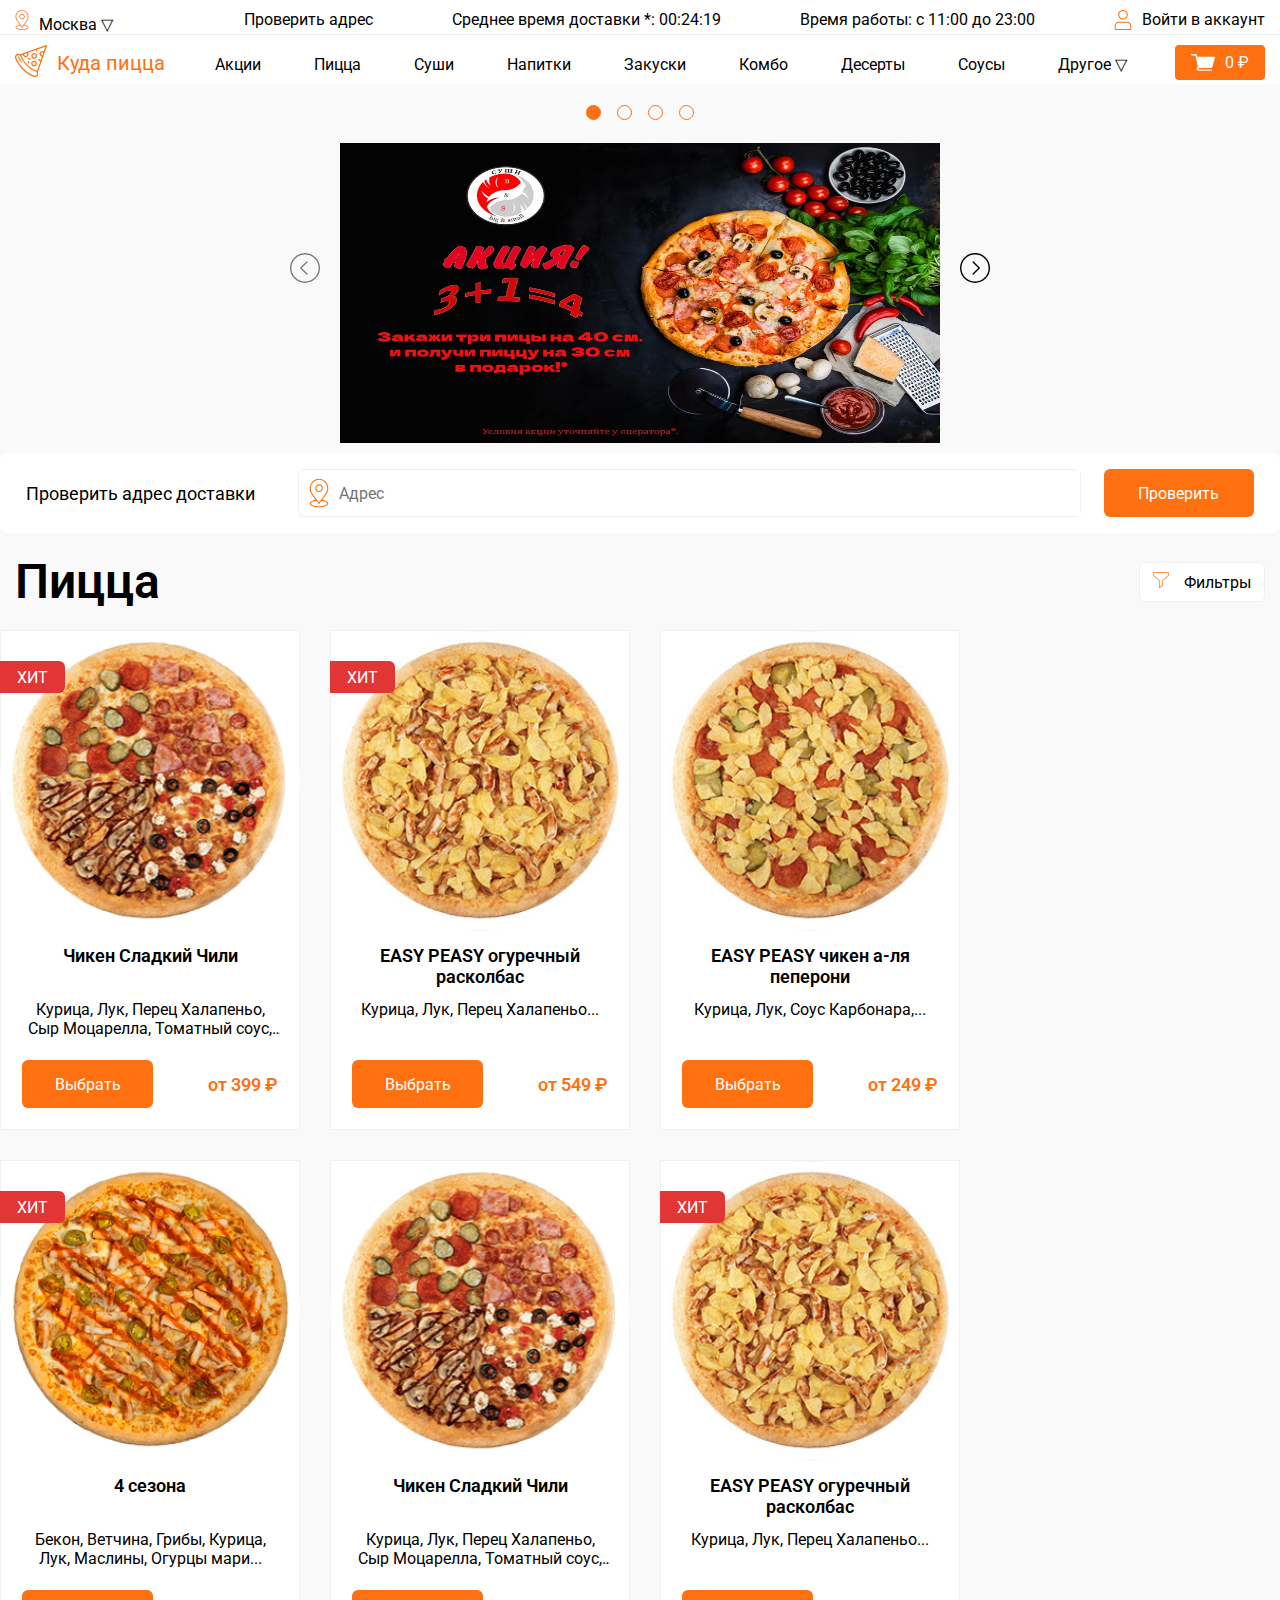
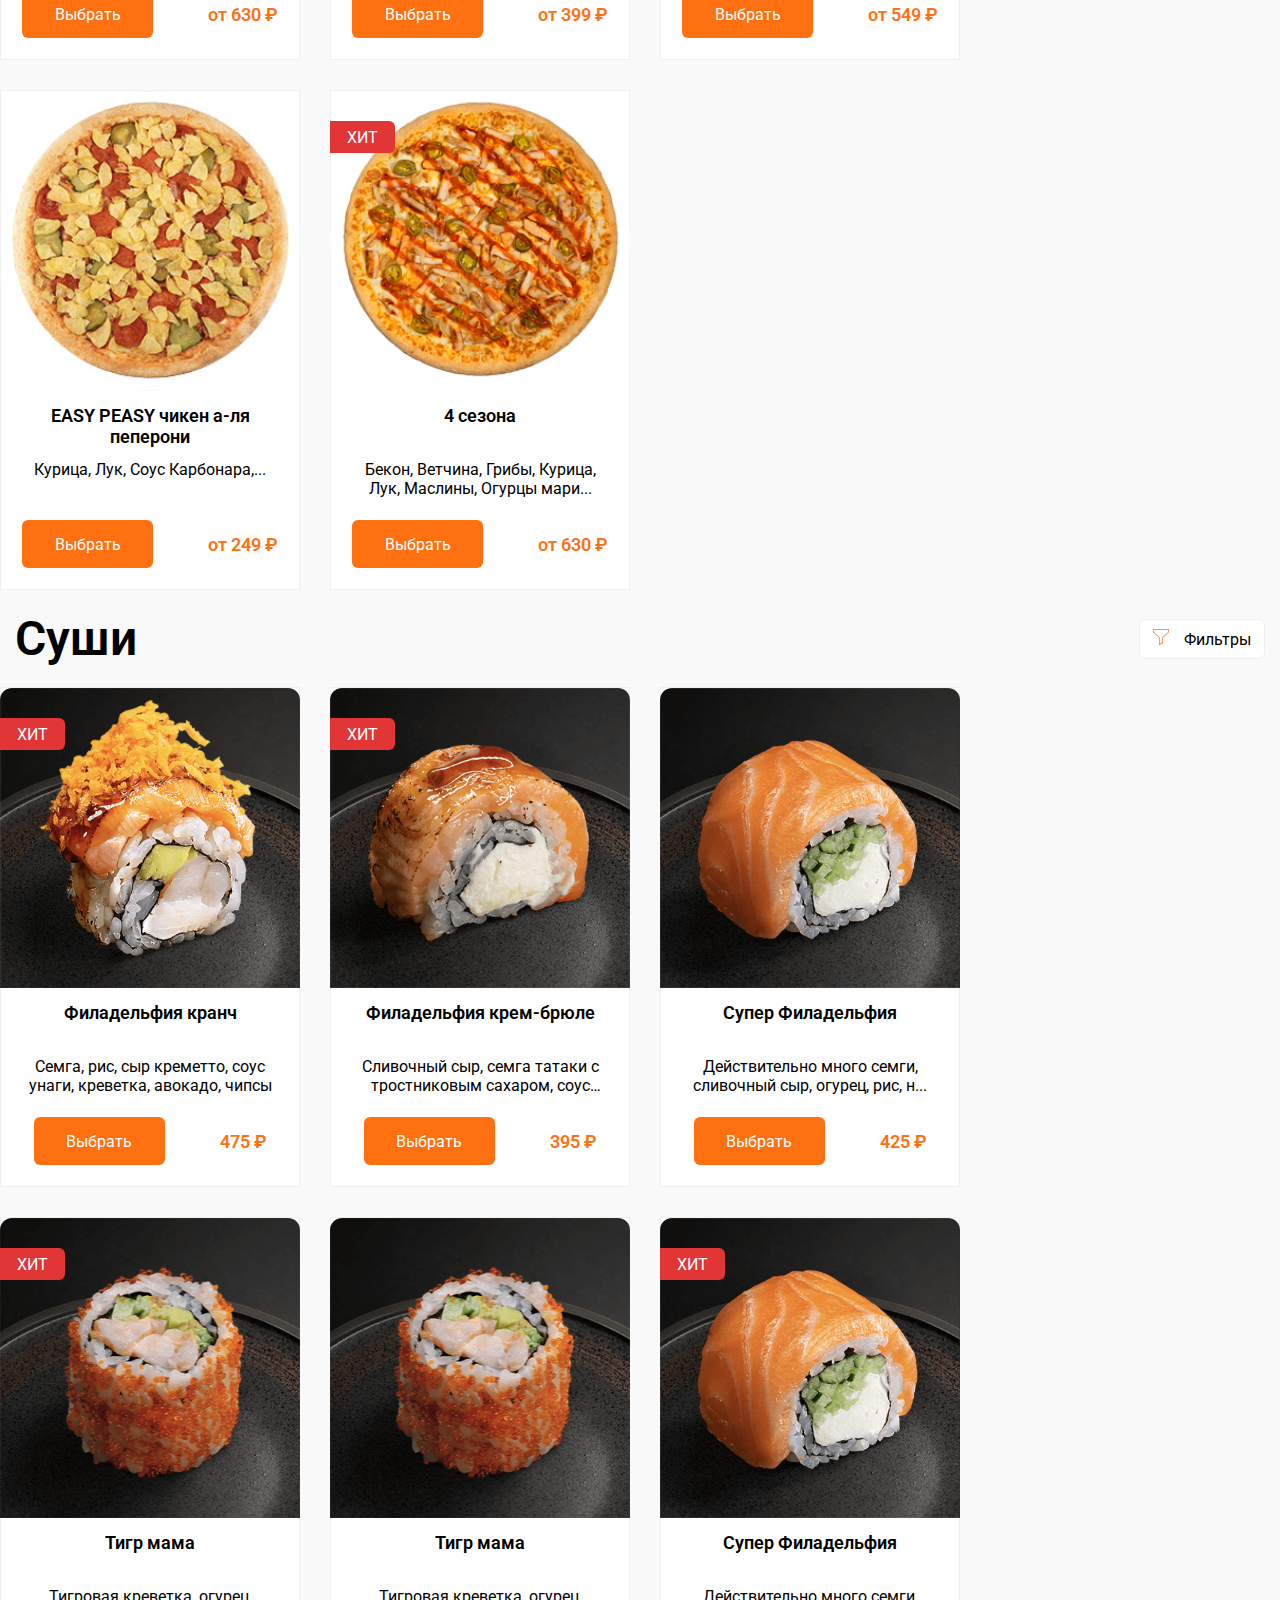
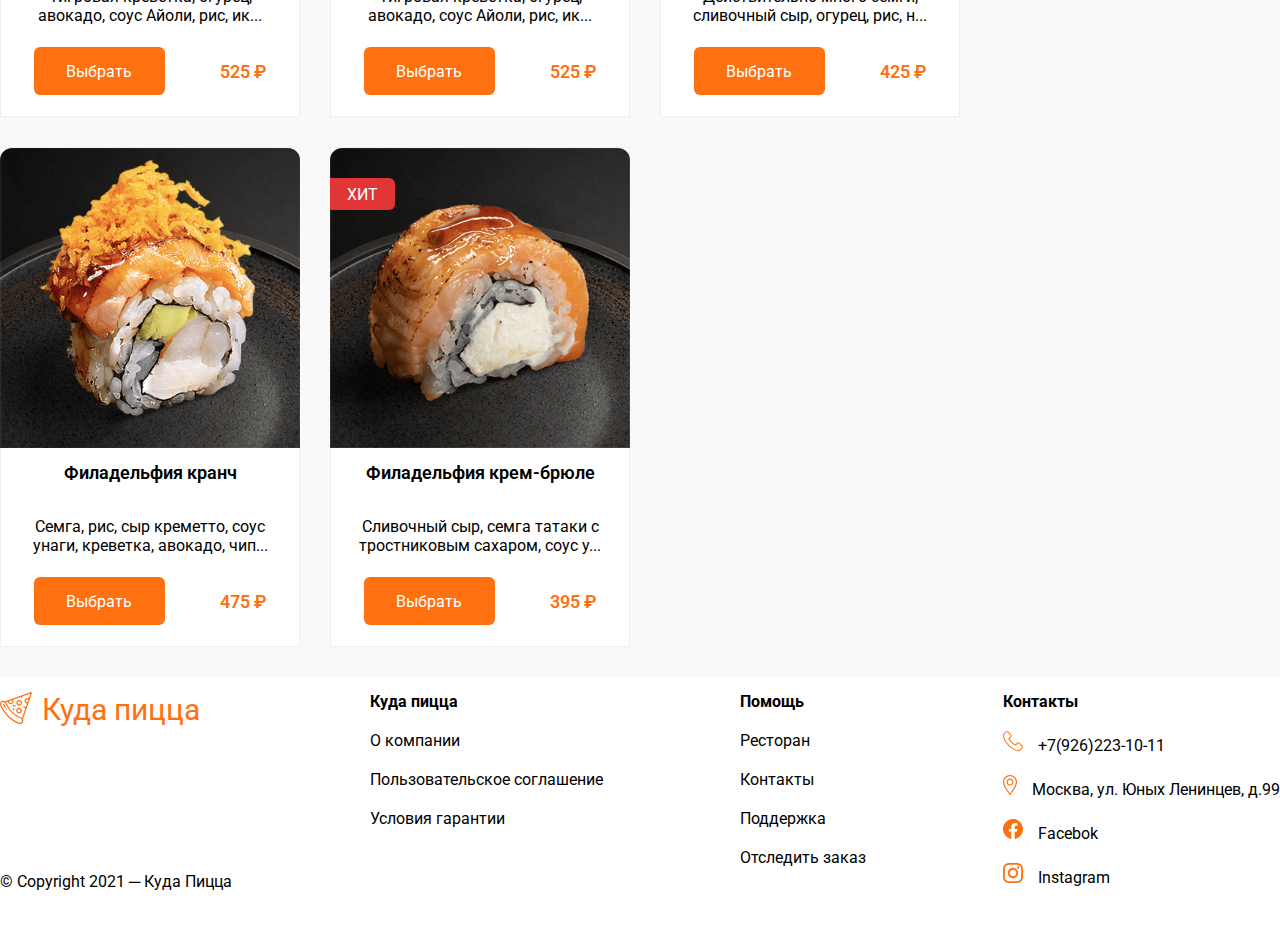
<file: index.html>
<!DOCTYPE html>
<html lang="en">

<head>
    <meta charset="UTF-8">
    <meta name="viewport" content="width=device-width, initial-scale=1.0">
    <title>Куда Пицца</title>
    <link rel="stylesheet" href="style.css">
    <link rel="preconnect" href="https://fonts.googleapis.com">
    <link rel="preconnect" href="https://fonts.gstatic.com" crossorigin>
    <link
        href="https://fonts.googleapis.com/css2?family=Roboto:ital,wght@0,100;0,300;0,400;0,500;0,700;0,900;1,100;1,300;1,400;1,500;1,700;1,900&display=swap"
        rel="stylesheet">

</head>

<body>
    <div class="wrapper">
        <header class="header">
            <div class="headerTop">
                <div class="navMenuTop">
                    <ul class="navMenuOneTop ">
                        <li><a href="#">
                                <img src="./img/indicatorTop.svg" alt="">Москва &bigtriangledown;</a>
                            <ul>
                                <li><a href="#">Ростов-на-Дону</a></li>
                                <li><a href="#">Таганрог</a></li>
                                <li><a href="#">Санкт Петербург</a></li>
                                <li><a href="#">Владивосток</a></li>
                            </ul>
                        </li>
                    </ul>
                </div>
                <div><a href="#">Проверить адрес</a></div>
                <div>Среднее время доставки &ast;: <span>00:24:19</span></div>
                <div>Время работы: с 11:00 до 23:00</div>
                <div>
                    <button class="navBtmTop" id="open-modal-btn">
                        <img src="./img/btmTop.svg" alt="">
                        <p>Войти в аккаунт</p>
                    </button>
                </div>
            </div>
            <div class="headerBottom">
                <a href="./index.html">
                    <div class="navLogo">
                        <div class="logoImg">
                            <img src="./img/logo.svg" alt="Пицца">
                        </div>
                        <div class="navName">Куда пицца</div>
                    </div>

                </a>
                
                    <ul class="navMenuOne">
                        <li><a href="./Stocks/stocks.html">Акции</a></li>
                        <li><a href="./pizza/pizza.html">Пицца</a></li>
                        <li><a href="./sushi/sushi.html">Суши</a></li>
                        <li><a href="./drinks/drinks.html">Напитки</a></li>
                        <li><a href="./snacks/snacks.html">Закуски</a></li>
                        <li><a href="./combo/combo.html">Комбо</a></li>
                        <li><a href="./dessert/dessert.html">Десерты</a></li>
                        <li><a href="./sauce/sauce.html">Соусы</a></li>
                        <li><a href="#">Другое &bigtriangledown;</a>
                            <ul class="navMenuTwo">
                                <li><a href="#">Акции</a></li>
                                <li><a href="#">О компании</a></li>
                                <li><a href="#">Пользовательское соглашение</a></li>
                                <li><a href="#">Условия гарантии</a></li>
                                <li><a href="#">Ресторан</a></li>
                                <li><a href="#">Контакты</a></li>
                                <li><a href="#">Поддержка</a></li>
                                <li><a href="#">Отследить заказ</a></li>
                            </ul>
                        </li>
                    </ul>
                
                <div class="navBasket btmAnimation">
                    <button class="navBtm ">
                        <img src="./img/backet.svg" alt="корзина">
                        <p class="navText">0 &#8381;</p>
                    </button>
                </div>

            </div>
            <div class="modal" id="my-modal">
                <div class="modal__box">
                    <button class="modal__close-btn" id="close-my-modal-btn">
                        <img src="./img/error_circle_failure_disallowed_x_cross_icon_145990.svg" alt="">
                    </button>
                    <h2>Вход в аккаунт</h2>
                    <p class="modalText">Сможете быстро оформлять заказы,
                        использовать бонусы</p>
                    <div class="modalTextTel">
                        <p>Номер телефона</p>
                        <input type="tel" name="" id="" placeholder="+7">
                    </div>
                    <div class="modalBtn">
                        <button class="modalBtn" id="close-my-modal-btn">Войти</button>
                    </div>
                    <p class="modalTextInformation">Продолжая, вы соглашаетесь со сбором и обработкой персональных
                        данных и пользовательским
                        соглашением</p>
                </div>

            </div>

        </header>

        <main class="main">

            <div class="sliderCon">
                <div class="slider" role="region" aria-label="Паттерны">
                    <div class="controls" role="group" aria-label="Управление слайдами">
                        <button class="button button-radio" type="button" aria-current="true"
                            aria-label="Показать 1 из 4">
                        </button>
                        <button class="button button-radio" type="button" aria-label="Показать 2 из 4">
                        </button>
                        <button class="button button-radio" type="button" aria-label="Показать 3 из 4">
                        </button>
                        <button class="button button-radio" type="button" aria-label="Показать 4 из 4">
                        </button>

                        <button aria-label="Предыдущий" type="button" class="button button-prev">
                        </button>
                        <button aria-label="Следующий" type="button" class="button button-next">
                        </button>
                    </div>

                    <div class="slides" aria-live="polite">
                        <div class="slide" role="group" aria-labelledby="item-1-label" id="carousel-item-1">
                            <img class="slide-img" src="./img/slider/1.webp" alt="">
                        </div>
                        <div class="slide" role="group" aria-labelledby="item-2-label" id="carousel-item-2">
                            <img class="slide-img" src="./img/slider/slider2.jpg" alt="">
                        </div>
                        <div class="slide" role="group" aria-labelledby="item-3-label" id="carousel-item-3">
                            <img class="slide-img" src="./img/slider/slider3.jpg" alt="">
                        </div>
                        <div class="slide" role="group" aria-labelledby="item-4-label" id="carousel-item-4">
                            <img class="slide-img" src="./img/slider/slider4.jpg" alt="">
                        </div>
                        <div class="slide" role="group" aria-labelledby="item-4-label" id="carousel-item-4">
                            <img class="slide-img" src="./img/slider/slider5.jpg" alt="">
                        </div>
                        <div class="slide" role="group" aria-labelledby="item-4-label" id="carousel-item-4">
                            <img class="slide-img" src="./img/slider/slider6.jpg" alt="">
                        </div>
                    </div>
                </div>
            </div>



            <div class="address ">
                <div class="addressText">Проверить адрес доставки</div>
                <div class="addressInput"> <img src="./img/indicatorTop.svg" alt=""><input type="text"
                        placeholder="Адрес"></div>
                        <div class=" btmAnimation ">
                            <button class="addressBtm ">Проверить</button>

                        </div>
            </div>



            <div class="nameContent">
                <div class="nameContentText">Пицца</div>
                <button class="btnFilter"><img src="./img/funnel.svg" alt="">Фильтры</button>
            </div>


            <div class="contentBlok">
                <div class="content">
                    <div class="imgContent">
                        <div class="hit">хит</div>
                        <img class="animationImg" src="./img/imgContent/pizza1.svg" alt="">
                    </div>
                    <div class="contentName">Чикен Сладкий Чили</div>
                    <div class="contentDescription">Курица, Лук, Перец Халапеньо, Сыр Моцарелла, Томатный соус, колбаса
                    </div>
                    <div class="buyContent btmAnimation ">
                        <button class="btnContent ">Выбрать</button>
                        <div class="price">от 399 &#8381; </div>
                    </div>
                </div>
                <div class="content">
                    <div class="imgContent">
                        <div class="hit">хит</div>
                        <img class="animationImg" src="./img/imgContent/pizza2.svg" alt="">
                    </div>
                    <div class="contentName">EASY PEASY огуречный расколбас</div>
                    <div class="contentDescription">Курица, Лук, Перец Халапеньо...
                    </div>
                    <div class="buyContent btmAnimation">
                        <button class="btnContent btmAnimation">Выбрать</button>
                        <div class="price">от 549 &#8381; </div>
                    </div>
                </div>
                <div class="content">
                    <div class="imgContent">
                        <img class="animationImg" src="./img/imgContent/pizza3.svg" alt="">
                        <!-- <div class="hit">хит</div> -->
                    </div>
                    <div class="contentName">EASY PEASY чикен а-ля пеперони</div>
                    <div class="contentDescription">Курица, Лук, Соус Карбонара,...
                    </div>
                    <div class="buyContent btmAnimation ">
                        <button class="btnContent">Выбрать</button>
                        <div class="price">от 249 &#8381; </div>
                    </div>
                </div>
                <div class="content">
                    <div class="imgContent">
                        <img class="animationImg" src="./img/imgContent/pizza4.svg" alt="">
                        <div class="hit">хит</div>
                    </div>
                    <div class="contentName">4 сезона</div>
                    <div class="contentDescription">Бекон, Ветчина, Грибы, Курица, Лук, Маслины, Огурцы мари...
                    </div>
                    <div class="buyContent btmAnimation ">
                        <button class="btnContent">Выбрать</button>
                        <div class="price">от 630 &#8381; </div>
                    </div>
                </div>
                <div class="content">
                    <div class="imgContent">
                        <img class="animationImg" src="./img/imgContent/pizza1.svg" alt="">
                        <!-- <div class="hit">хит</div> -->
                    </div>
                    <div class="contentName">Чикен Сладкий Чили</div>
                    <div class="contentDescription">Курица, Лук, Перец Халапеньо, Сыр Моцарелла, Томатный соус, колбаса
                    </div>
                    <div class="buyContent btmAnimation ">
                        <button class="btnContent">Выбрать</button>
                        <div class="price">от 399 &#8381; </div>
                    </div>
                </div>
                <div class="content">
                    <div class="imgContent">
                        <img class="animationImg" src="./img/imgContent/pizza2.svg" alt="">
                        <div class="hit">хит</div>
                    </div>
                    <div class="contentName">EASY PEASY огуречный расколбас</div>
                    <div class="contentDescription">Курица, Лук, Перец Халапеньо...
                    </div>
                    <div class="buyContent btmAnimation ">
                        <button class="btnContent">Выбрать</button>
                        <div class="price">от 549 &#8381; </div>
                    </div>
                </div>
                <div class="content">
                    <div class="imgContent">
                        <img class="animationImg" src="./img/imgContent/pizza3.svg" alt="">
                        <!-- <div class="hit">хит</div> -->
                    </div>
                    <div class="contentName">EASY PEASY чикен а-ля пеперони</div>
                    <div class="contentDescription">Курица, Лук, Соус Карбонара,...
                    </div>
                    <div class="buyContent btmAnimation ">
                        <button class="btnContent">Выбрать</button>
                        <div class="price">от 249 &#8381; </div>
                    </div>
                </div>
                <div class="content">
                    <div class="imgContent">
                        <img class="animationImg" src="./img/imgContent/pizza4.svg" alt="">
                        <div class="hit">хит</div>
                    </div>
                    <div class="contentName">4 сезона</div>
                    <div class="contentDescription">Бекон, Ветчина, Грибы, Курица, Лук, Маслины, Огурцы мари...
                    </div>
                    <div class="buyContent btmAnimation ">
                        <button class="btnContent">Выбрать</button>
                        <div class="price">от 630 &#8381; </div>
                    </div>
                </div>

            </div>
            <div class="nameContent">
                <div class="nameContentText">Суши</div>
                <button class="btnFilter"><img src="./img/funnel.svg" alt="">Фильтры</button>
            </div>


            <div class="contentBlok">
                <div class="content">
                    <div class="imgContent">
                        <div class="hit">хит</div>
                        <img src="./img/imgContent/FilodelfiaKranc.svg" alt="">
                    </div>
                    <div class="contentName">Филадельфия кранч</div>
                    <div class="contentDescription">Семга, рис, сыр креметто, соус унаги, креветка, авокадо, чипсы
                    </div>
                    <div class="buyContent btmAnimation ">
                        <button class="btnContent">Выбрать</button>
                        <div class="price">475 &#8381; </div>
                    </div>
                </div>
                <div class="content">
                    <div class="imgContent">
                        <div class="hit">хит</div>
                        <img src="./img/imgContent/FilodelfiaKremBrule.svg" alt="">
                    </div>
                    <div class="contentName">Филадельфия крем-брюле</div>
                    <div class="contentDescription">Сливочный сыр, семга татаки с тростниковым сахаром, соус унаги
                    </div>
                    <div class="buyContent btmAnimation ">
                        <button class="btnContent">Выбрать</button>
                        <div class="price">395 &#8381; </div>
                    </div>
                </div>
                <div class="content">
                    <div class="imgContent">
                        <img src="./img/imgContent/SuperFilodelfia.svg" alt="">
                        <!-- <div class="hit">хит</div> -->
                    </div>
                    <div class="contentName">Супер Филадельфия</div>
                    <div class="contentDescription">Действительно много семги, сливочный сыр, огурец, рис, н...
                    </div>
                    <div class="buyContent btmAnimation ">
                        <button class="btnContent btmAnimation ">Выбрать</button>
                        <div class="price">425 &#8381; </div>
                    </div>
                </div>
                <div class="content">
                    <div class="imgContent">
                        <img src="./img/imgContent/TigrMama.svg" alt="">
                        <div class="hit">хит</div>
                    </div>
                    <div class="contentName">Тигр мама</div>
                    <div class="contentDescription">Тигровая креветка, огурец, авокадо, соус Айоли, рис, ик...
                    </div>
                    <div class="buyContent btmAnimation ">
                        <button class="btnContent btmAnimation ">Выбрать</button>
                        <div class="price">525 &#8381; </div>
                    </div>
                </div>
                <div class="content">
                    <div class="imgContent">
                        <img src="./img/imgContent/TigrMama.svg" alt="">
                        <!-- <div class="hit">хит</div> -->
                    </div>
                    <div class="contentName">Тигр мама</div>
                    <div class="contentDescription">Тигровая креветка, огурец, авокадо, соус Айоли, рис, ик...
                    </div>
                    <div class="buyContent btmAnimation ">
                        <button class="btnContent">Выбрать</button>
                        <div class="price">525 &#8381; </div>
                    </div>
                </div>
                <div class="content">
                    <div class="imgContent">
                        <img src="./img/imgContent/SuperFilodelfia.svg" alt="">
                        <div class="hit">хит</div>
                    </div>
                    <div class="contentName">Супер Филадельфия</div>
                    <div class="contentDescription">Действительно много семги, сливочный сыр, огурец, рис, н...
                    </div>
                    <div class="buyContent btmAnimation ">
                        <button class="btnContent">Выбрать</button>
                        <div class="price">425 &#8381; </div>
                    </div>
                </div>
                <div class="content">
                    <div class="imgContent">
                        <img src="./img/imgContent/FilodelfiaKranc.svg" alt="">
                        <!-- <div class="hit">хит</div> -->
                    </div>
                    <div class="contentName">Филадельфия кранч</div>
                    <div class="contentDescription">Семга, рис, сыр креметто, соус унаги, креветка, авокадо, чип...
                    </div>
                    <div class="buyContent btmAnimation ">
                        <button class="btnContent btmAnimation ">Выбрать</button>
                        <div class="price">475 &#8381; </div>
                    </div>
                </div>
                <div class="content">
                    <div class="imgContent">
                        <img src="./img/imgContent/FilodelfiaKremBrule.svg" alt="">
                        <div class="hit">хит</div>
                    </div>
                    <div class="contentName">Филадельфия крем-брюле</div>
                    <div class="contentDescription">Сливочный сыр, семга татаки с тростниковым сахаром, соус у...
                    </div>
                    <div class="buyContent btmAnimation ">
                        <button class="btnContent">Выбрать</button>
                        <div class="price">395 &#8381; </div>
                    </div>
                </div>
            </div>
        </main>


        <footer class="footer">

            <div class="footerLogo footerColoms">
                <a href="./index.html">
                    <div class="footerImg">
                        <img src="./img/logo.svg" alt="Пицца">
                    </div>
                    <div class="footerName">Куда пицца</div>
                </a>
                <div class="footerLaw">&COPY; Copyright 2021 &boxh; Куда Пицца</div>
            </div>

            <div class="footerNameTwo footerColoms">
                <h3>Куда пицца</h3>
                <ul>
                    <li><a href="#">О компании</a></li>
                    <li><a href="#">Пользовательское соглашение</a></li>
                    <li><a href="#">Условия гарантии</a></li>
                </ul>
            </div>


            <div class="footerNameThree footerColoms">
                <h3>Помощь</h3>
                <ul>
                    <li><a href="#">Ресторан</a></li>
                    <li><a href="#">Контакты</a></li>
                    <li><a href="#">Поддержка</a></li>
                    <li><a href="#">Отследить заказ</a></li>
                </ul>
            </div>


            <div class="footerNameFour footerColoms">
                <h3>Контакты</h3>
                <ul>
                    <li><a href="#"><img class="footerImgFour" src="./img/telefon.svg" alt="">+7(926)223-10-11</a></li>
                    <li><a href="#"><img class="footerImgFour" src="./img/indicator.svg" alt="">Москва, ул. Юных
                            Ленинцев, д.99</a></li>
                    <li><a href="#"><img class="footerImgFour" src="./img/facebok.svg" alt="">Facebok</a></li>
                    <li><a href="#"><img class="footerImgFour" src="./img/instagram.svg" alt="">Instagram</a></li>
                </ul>
            </div>


        </footer>
    </div>




    <script src="./script.js"></script>
</body>

</html>
</file>
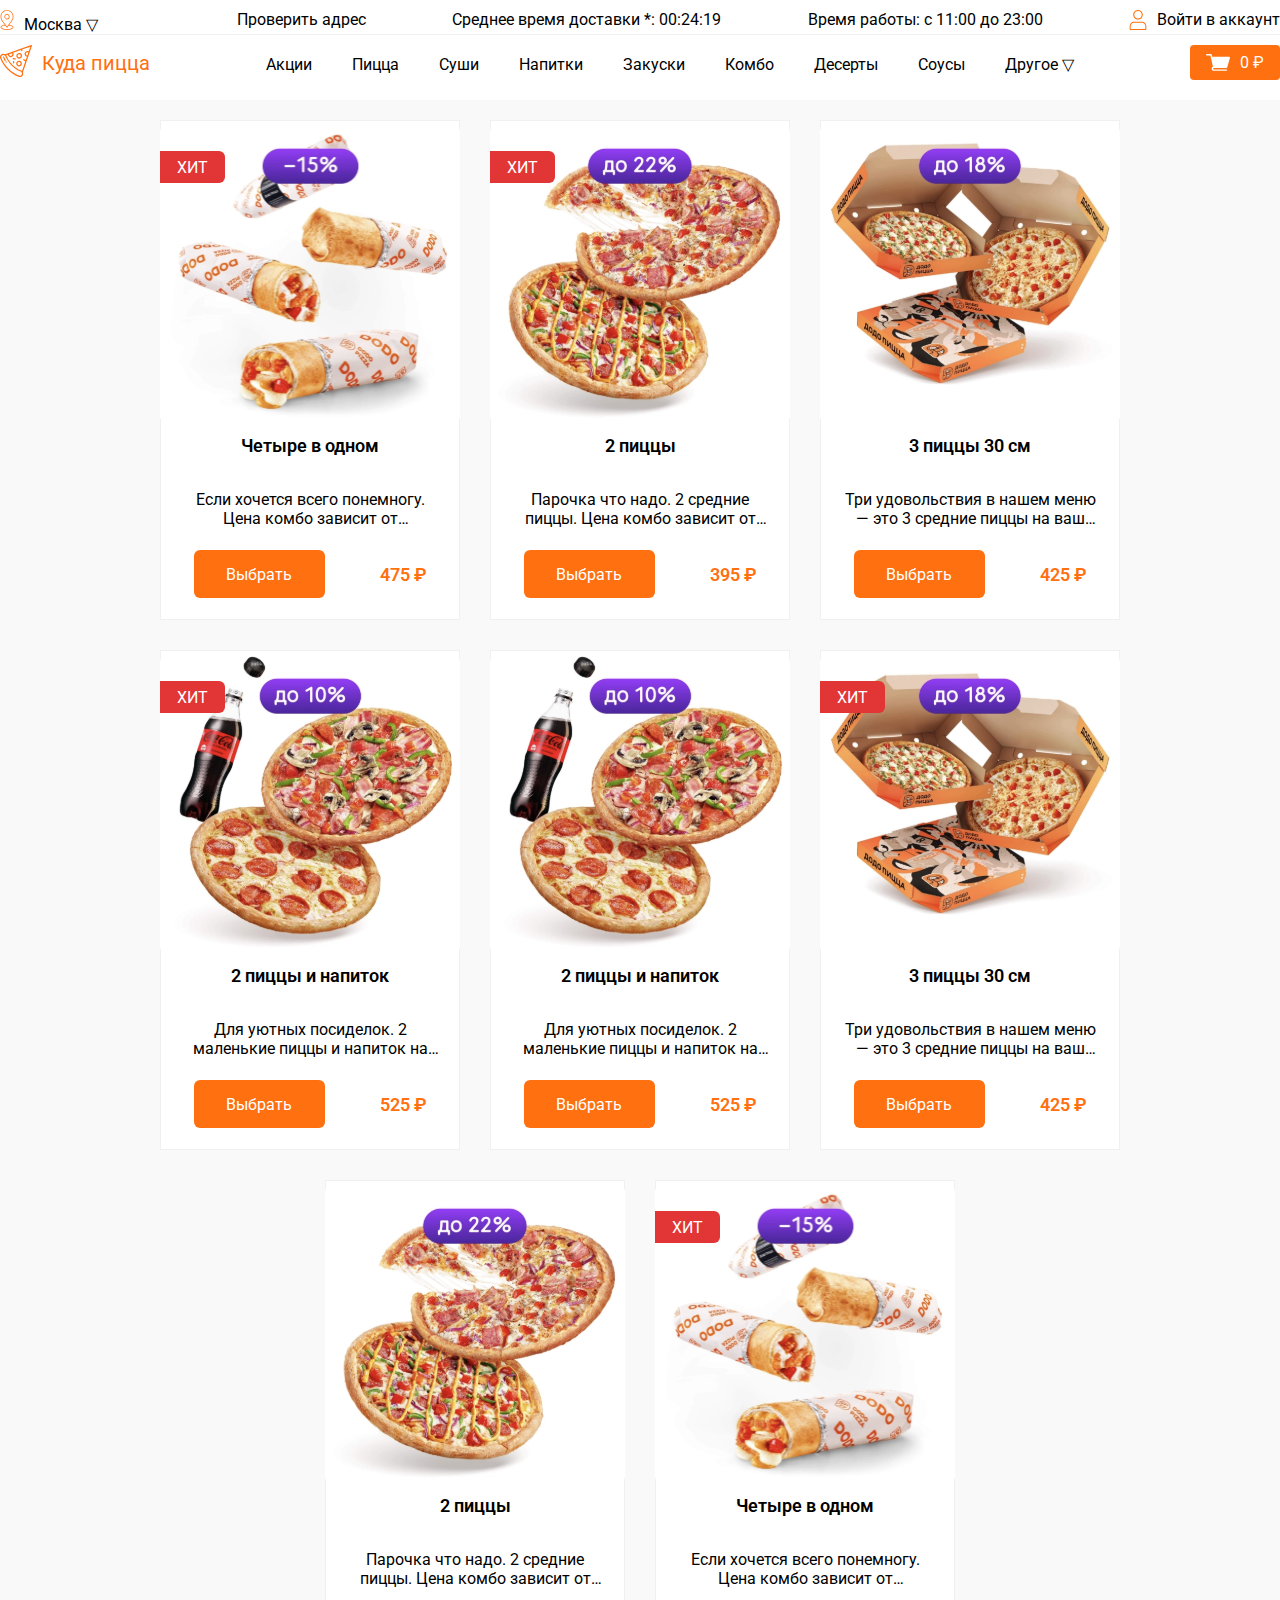
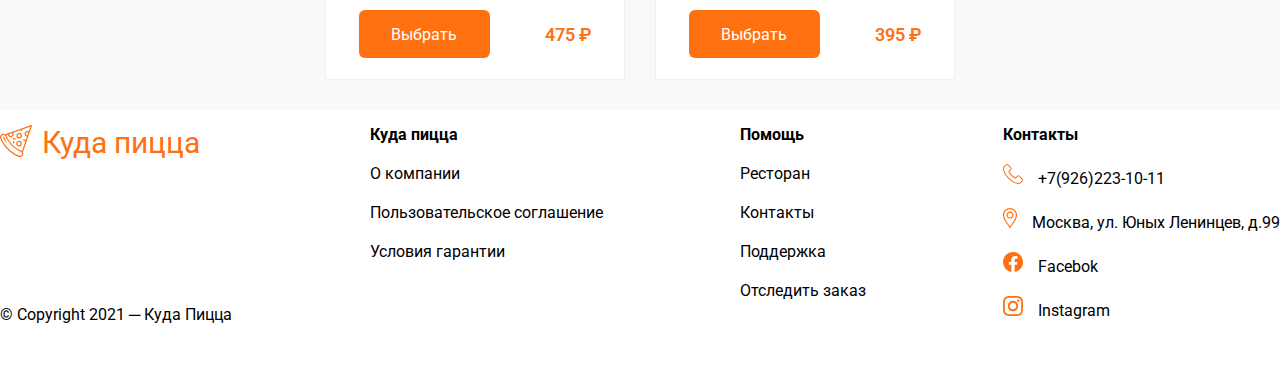
<file: combo/combo.html>
<!DOCTYPE html>
<html lang="en">

<head>
    <meta charset="UTF-8">
    <meta name="viewport" content="width=device-width, initial-scale=1.0">
    <title>Комбо</title>
    <link rel="stylesheet" href="../snacks/snacks.css">
    <link rel="preconnect" href="https://fonts.googleapis.com">
    <link rel="preconnect" href="https://fonts.gstatic.com" crossorigin>
    <link
        href="https://fonts.googleapis.com/css2?family=Roboto:ital,wght@0,100;0,300;0,400;0,500;0,700;0,900;1,100;1,300;1,400;1,500;1,700;1,900&display=swap"
        rel="stylesheet">

</head>

<body>
    <div class="wrapper">
        <header class="header">
            <div class="headerTop">
                <div class="navMenuTop">
                    <ul class="navMenuOneTop ">
                        <li><a href="#">
                                <img src="../img/indicatorTop.svg" alt="">Москва &bigtriangledown;</a>
                            <ul>
                                <li><a href="#">Ростов-на-Дону</a></li>
                                <li><a href="#">Таганрог</a></li>
                                <li><a href="#">Санкт Петербург</a></li>
                                <li><a href="#">Владивосток</a></li>
                            </ul>
                        </li>
                    </ul>
                </div>
                <div><a href="#">Проверить адрес</a></div>
                <div>Среднее время доставки &ast;: <span>00:24:19</span></div>
                <div>Время работы: с 11:00 до 23:00</div>
                <div>
                    <button class="navBtmTop" id="open-modal-btn">
                        <img src="../img/btmTop.svg" alt="">
                        <p>Войти в аккаунт</p>
                    </button>
                </div>
            </div>
            <div class="headerBottom">
                <a href="../index.html">
                    <div class="navLogo">
                        <div class="logoImg">
                            <img src="../img/logo.svg" alt="Пицца">
                        </div>
                        <div class="navName">Куда пицца</div>
                    </div>

                </a>
               
                    <ul class="navMenuOne">
                        <li><a href="../Stocks/stocks.html">Акции</a></li>
                        <li><a href="../pizza/pizza.html">Пицца</a></li>
                        <li><a href="../sushi/sushi.html">Суши</a></li>
                        <li><a href="../drinks/drinks.html">Напитки</a></li>
                        <li><a href="../snacks/snacks.html">Закуски</a></li>
                        <li><a href="../combo/combo.html">Комбо</a></li>
                        <li><a href="../dessert/dessert.html">Десерты</a></li>
                        <li><a href="../sauce/sauce.html">Соусы</a></li>
                        <li><a href="#">Другое &bigtriangledown;</a>
                            <ul class="navMenuTwo">
                                <li><a href="#">Акции</a></li>
                                <li><a href="#">О компании</a></li>
                                <li><a href="#">Пользовательское соглашение</a></li>
                                <li><a href="#">Условия гарантии</a></li>
                                <li><a href="#">Ресторан</a></li>
                                <li><a href="#">Контакты</a></li>
                                <li><a href="#">Поддержка</a></li>
                                <li><a href="#">Отследить заказ</a></li>
                            </ul>
                        </li>
                    </ul>
                
                <div class="navBasket btmAnimation">
                    <button class="navBtm ">
                        <img src="../img/backet.svg" alt="корзина">
                        <p class="navText">0 &#8381;</p>
                    </button>
                </div>
            </div>
        </header>


        <main class="main">
            <div class="contentBlok">
                <div class="content">
                    <div class="imgContent">
                        <div class="hit">хит</div>
                        <img src="../combo/img/combo1.svg" alt="">
                    </div>
                    <div class="contentName">Четыре в одном</div>
                    <div class="contentDescription">Если хочется всего понемногу. Цена комбо зависит от выбранных
                        продуктов и может быть увеличена
                    </div>
                    <div class="buyContent btmAnimation ">
                        <button class="btnContent">Выбрать</button>
                        <div class="price">475 &#8381; </div>
                    </div>
                </div>
                <div class="content">
                    <div class="imgContent">
                        <div class="hit">хит</div>
                        <img src="../combo/img/combo2.svg" alt="">
                    </div>
                    <div class="contentName">2 пиццы</div>
                    <div class="contentDescription">Парочка что надо. 2 средние пиццы. Цена комбо зависит от выбранных
                        пицц и может быть увеличена

                    </div>
                    <div class="buyContent btmAnimation ">
                        <button class="btnContent">Выбрать</button>
                        <div class="price">395 &#8381; </div>
                    </div>
                </div>
                <div class="content">
                    <div class="imgContent">
                        <img src="../combo/img/combo3.svg" alt="">
                        <!-- <div class="hit">хит</div> -->
                    </div>
                    <div class="contentName">3 пиццы 30 см</div>
                    <div class="contentDescription">Три удовольствия в нашем меню — это 3 средние пиццы на ваш выбор.
                    </div>
                    <div class="buyContent btmAnimation ">
                        <button class="btnContent btmAnimation ">Выбрать</button>
                        <div class="price">425 &#8381; </div>
                    </div>
                </div>
                <div class="content">
                    <div class="imgContent">
                        <img src="../combo/img/combo4.svg" alt="">
                        <div class="hit">хит</div>
                    </div>
                    <div class="contentName">2 пиццы и напиток</div>
                    <div class="contentDescription">Для уютных посиделок. 2 маленькие пиццы и напиток на выбор. Для
                        компании из 2-4 человек.
                    </div>
                    <div class="buyContent btmAnimation ">
                        <button class="btnContent btmAnimation ">Выбрать</button>
                        <div class="price">525 &#8381; </div>
                    </div>
                </div>
                <div class="content">
                    <div class="imgContent">
                        <img src="../combo/img/combo4.svg" alt="">
                        <!-- <div class="hit">хит</div> -->
                    </div>
                    <div class="contentName">2 пиццы и напиток</div>
                    <div class="contentDescription">Для уютных посиделок. 2 маленькие пиццы и напиток на выбор. Для
                        компании из 2-4 человек.
                    </div>
                    <div class="buyContent btmAnimation ">
                        <button class="btnContent">Выбрать</button>
                        <div class="price">525 &#8381; </div>
                    </div>
                </div>
                <div class="content">
                    <div class="imgContent">
                        <img src="../combo/img/combo3.svg" alt="">
                        <div class="hit">хит</div>
                    </div>
                    <div class="contentName">3 пиццы 30 см </div>
                    <div class="contentDescription">Три удовольствия в нашем меню — это 3 средние пиццы на ваш выбор.
                    </div>
                    <div class="buyContent btmAnimation ">
                        <button class="btnContent">Выбрать</button>
                        <div class="price">425 &#8381; </div>
                    </div>
                </div>
                <div class="content">
                    <div class="imgContent">
                        <img src="../combo/img/combo2.svg" alt="">
                        <!-- <div class="hit">хит</div> -->
                    </div>
                    <div class="contentName">2 пиццы</div>
                    <div class="contentDescription">Парочка что надо. 2 средние пиццы. Цена комбо зависит от выбранных
                        пицц и может быть увеличена

                    </div>
                    <div class="buyContent btmAnimation ">
                        <button class="btnContent btmAnimation ">Выбрать</button>
                        <div class="price">475 &#8381; </div>
                    </div>
                </div>
                <div class="content">
                    <div class="imgContent">
                        <img src="../combo/img/combo1.svg" alt="">
                        <div class="hit">хит</div>
                    </div>
                    <div class="contentName">Четыре в одном</div>
                    <div class="contentDescription">Если хочется всего понемногу. Цена комбо зависит от выбранных
                        продуктов и может быть увеличена
                    </div>
                    <div class="buyContent btmAnimation ">
                        <button class="btnContent">Выбрать</button>
                        <div class="price">395 &#8381; </div>
                    </div>
                </div>

            </div>
        </main>

        <footer class="footer">

            <div class="footerLogo footerColoms">
                <a href="../index.html">
                    <div class="footerImg">
                        <img src="../img/logo.svg" alt="Пицца">
                    </div>
                    <div class="footerName">Куда пицца</div>
                </a>
                <div class="footerLaw">&COPY; Copyright 2021 &boxh; Куда Пицца</div>
            </div>

            <div class="footerNameTwo footerColoms">
                <h3>Куда пицца</h3>
                <ul>
                    <li><a href="#">О компании</a></li>
                    <li><a href="#">Пользовательское соглашение</a></li>
                    <li><a href="#">Условия гарантии</a></li>
                </ul>
            </div>


            <div class="footerNameThree footerColoms">
                <h3>Помощь</h3>
                <ul>
                    <li><a href="#">Ресторан</a></li>
                    <li><a href="#">Контакты</a></li>
                    <li><a href="#">Поддержка</a></li>
                    <li><a href="#">Отследить заказ</a></li>
                </ul>
            </div>


            <div class="footerNameFour footerColoms">
                <h3>Контакты</h3>
                <ul>
                    <li><a href="#"><img class="footerImgFour" src="../img/telefon.svg" alt="">+7(926)223-10-11</a></li>
                    <li><a href="#"><img class="footerImgFour" src="../img/indicator.svg" alt="">Москва, ул. Юных
                            Ленинцев, д.99</a></li>
                    <li><a href="#"><img class="footerImgFour" src="../img/facebok.svg" alt="">Facebok</a></li>
                    <li><a href="#"><img class="footerImgFour" src="../img/instagram.svg" alt="">Instagram</a></li>
                </ul>
            </div>


        </footer>
    </div>

</body>

</html>
</file>
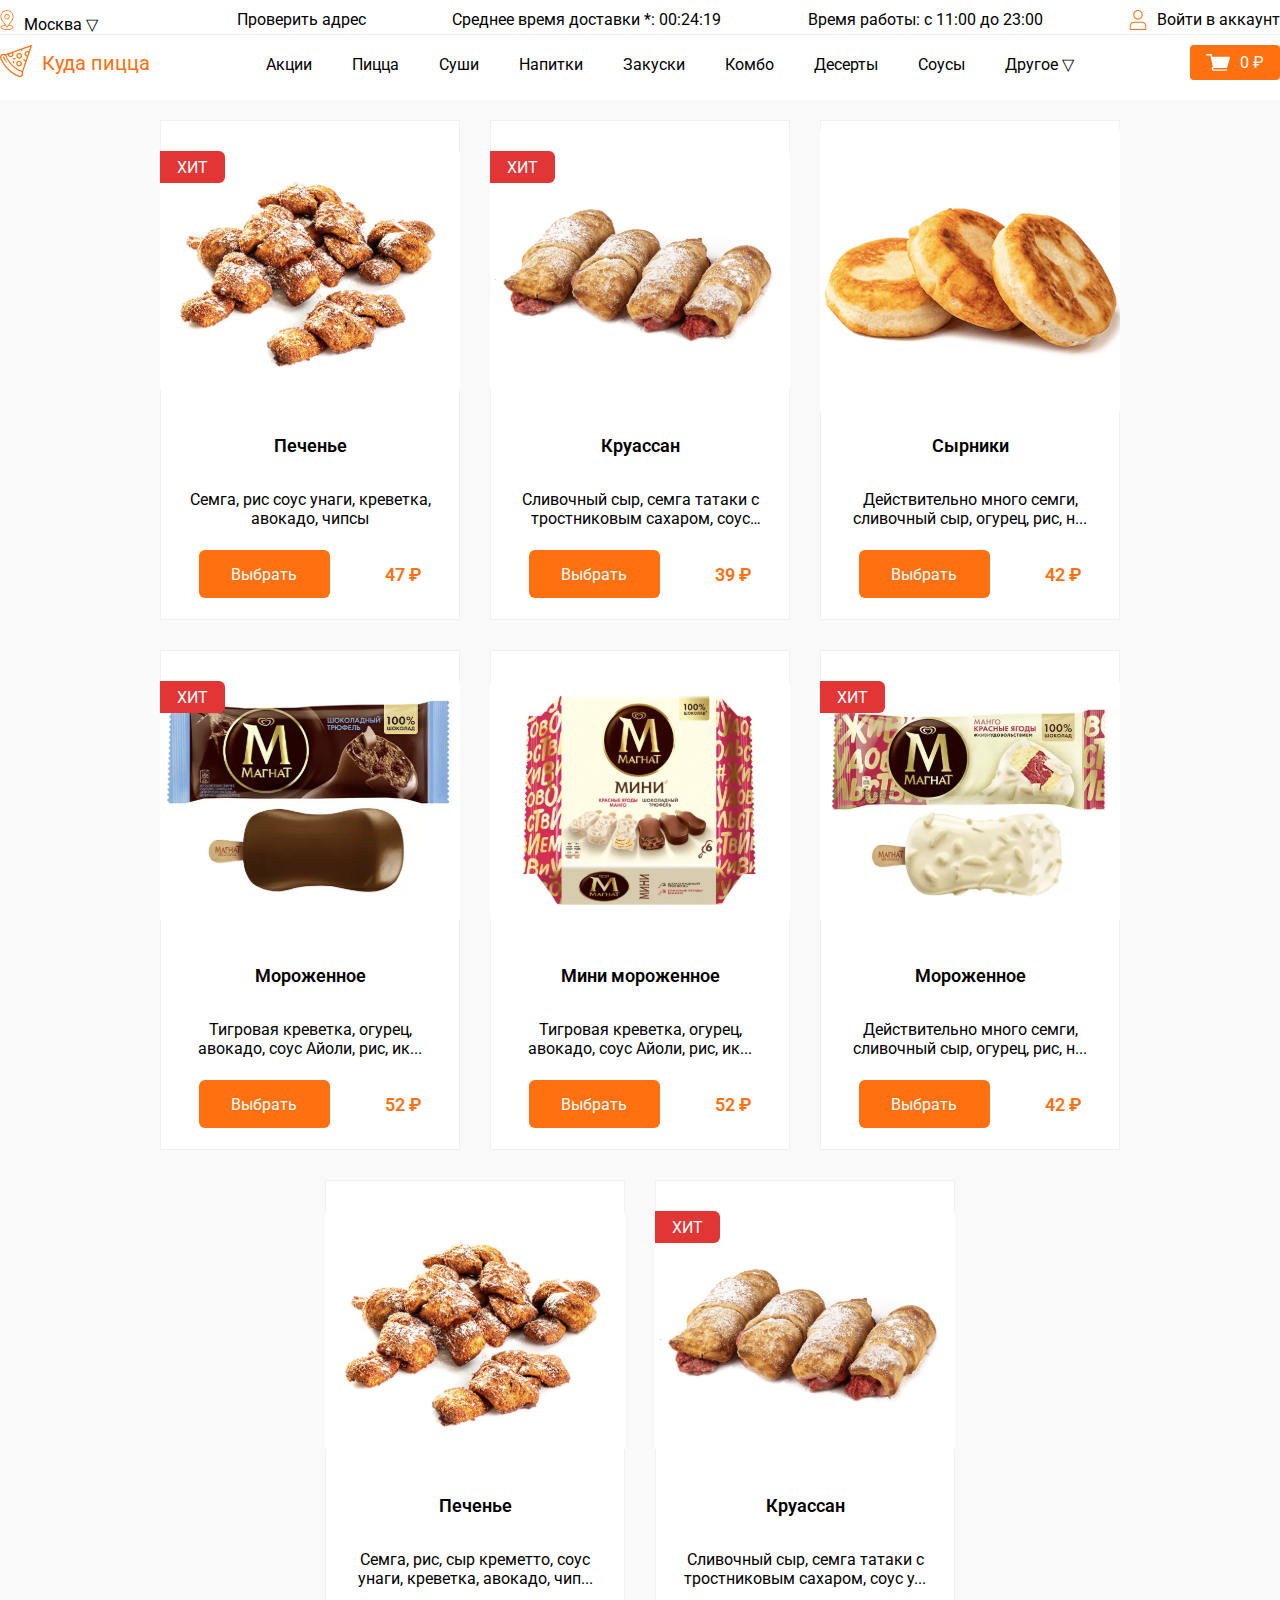
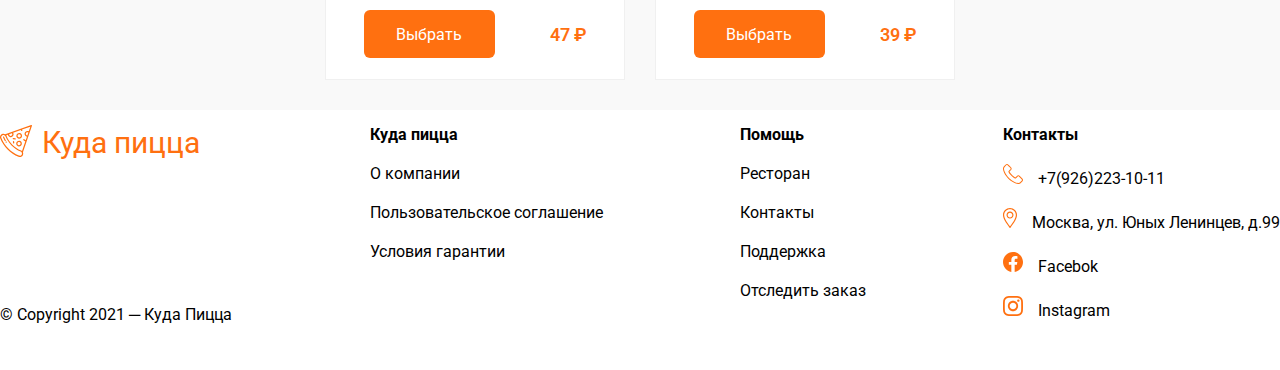
<file: dessert/dessert.html>
<!DOCTYPE html>
<html lang="en">
<head>
    <meta charset="UTF-8">
    <meta name="viewport" content="width=device-width, initial-scale=1.0">
    <title>Десерты</title>
    <link rel="stylesheet" href="../snacks/snacks.css">
    <link rel="preconnect" href="https://fonts.googleapis.com">
    <link rel="preconnect" href="https://fonts.gstatic.com" crossorigin>
    <link
        href="https://fonts.googleapis.com/css2?family=Roboto:ital,wght@0,100;0,300;0,400;0,500;0,700;0,900;1,100;1,300;1,400;1,500;1,700;1,900&display=swap"
        rel="stylesheet">

</head>
<body>
    <div class="wrapper">
        <header class="header">
            <div class="headerTop">
                <div class="navMenuTop">
                    <ul class="navMenuOneTop ">
                        <li><a href="#">
                                <img src="../img/indicatorTop.svg" alt="">Москва &bigtriangledown;</a>
                            <ul>
                                <li><a href="#">Ростов-на-Дону</a></li>
                                <li><a href="#">Таганрог</a></li>
                                <li><a href="#">Санкт Петербург</a></li>
                                <li><a href="#">Владивосток</a></li>
                            </ul>
                        </li>
                    </ul>
                </div>
                <div><a href="#">Проверить адрес</a></div>
                <div>Среднее время доставки &ast;: <span>00:24:19</span></div>
                <div>Время работы: с 11:00 до 23:00</div>
                <div>
                    <button class="navBtmTop" id="open-modal-btn">
                        <img src="../img/btmTop.svg" alt="">
                        <p>Войти в аккаунт</p>
                    </button>
                </div>
            </div>
            <div class="headerBottom">
                <a href="../index.html">
                    <div class="navLogo">
                        <div class="logoImg">
                            <img src="../img/logo.svg" alt="Пицца">
                        </div>
                        <div class="navName">Куда пицца</div>
                    </div>

                </a>
                <div class="navMenu">
                    <ul class="navMenuOne">
                        <li><a href="../Stocks/stocks.html">Акции</a></li>
                        <li><a href="../pizza/pizza.html">Пицца</a></li>
                        <li><a href="../sushi/sushi.html">Суши</a></li>
                        <li><a href="../drinks/drinks.html">Напитки</a></li>
                        <li><a href="../snacks/snacks.html">Закуски</a></li>
                        <li><a href="../combo/combo.html">Комбо</a></li>
                        <li><a href="../dessert/dessert.html">Десерты</a></li>
                        <li><a href="../sauce/sauce.html">Соусы</a></li>
                        <li><a href="#">Другое &bigtriangledown;</a>
                            <ul class="navMenuTwo">
                                <li><a href="#">Акции</a></li>
                                <li><a href="#">О компании</a></li>
                                <li><a href="#">Пользовательское соглашение</a></li>
                                <li><a href="#">Условия гарантии</a></li>
                                <li><a href="#">Ресторан</a></li>
                                <li><a href="#">Контакты</a></li>
                                <li><a href="#">Поддержка</a></li>
                                <li><a href="#">Отследить заказ</a></li>
                            </ul>
                        </li>
                    </ul>
                </div>
                <div class="navBasket btmAnimation">
                    <button class="navBtm ">
                        <img src="../img/backet.svg" alt="корзина">
                        <p class="navText">0 &#8381;</p>
                    </button>
                </div>
            </div>        
        </header>


        <main class="main">
            <div class="contentBlok">
                <div class="content">
                    <div class="imgContent">
                        <div class="hit">хит</div>
                        <img src="../dessert/img/dessert1.svg" alt="">
                    </div>
                    <div class="contentName">Печенье</div>
                    <div class="contentDescription">Семга, рис соус унаги, креветка, авокадо, чипсы
                    </div>
                    <div class="buyContent btmAnimation ">
                        <button class="btnContent">Выбрать</button>
                        <div class="price">47 &#8381; </div>
                    </div>
                </div>
                <div class="content">
                    <div class="imgContent">
                        <div class="hit">хит</div>
                        <img src="../dessert/img/dessert2.svg" alt="">
                    </div>
                    <div class="contentName">Круассан</div>
                    <div class="contentDescription">Сливочный сыр, семга татаки с тростниковым сахаром, соус унаги
                    </div>
                    <div class="buyContent btmAnimation ">
                        <button class="btnContent">Выбрать</button>
                        <div class="price">39 &#8381; </div>
                    </div>
                </div>
                <div class="content">
                    <div class="imgContent">
                        <img src="../dessert/img/dessert3.svg" alt="">
                        <!-- <div class="hit">хит</div> -->
                    </div>
                    <div class="contentName">Сырники</div>
                    <div class="contentDescription">Действительно много семги, сливочный сыр, огурец, рис, н...
                    </div>
                    <div class="buyContent btmAnimation ">
                        <button class="btnContent btmAnimation ">Выбрать</button>
                        <div class="price">42 &#8381; </div>
                    </div>
                </div>
                <div class="content">
                    <div class="imgContent">
                        <img src="../dessert/img/dessert4.svg" alt="">
                        <div class="hit">хит</div>
                    </div>
                    <div class="contentName">Мороженное</div>
                    <div class="contentDescription">Тигровая креветка, огурец, авокадо, соус Айоли, рис, ик...
                    </div>
                    <div class="buyContent btmAnimation ">
                        <button class="btnContent btmAnimation ">Выбрать</button>
                        <div class="price">52 &#8381; </div>
                    </div>
                </div>
                <div class="content">
                    <div class="imgContent">
                        <img src="../dessert/img/dessert5.svg" alt="">
                        <!-- <div class="hit">хит</div> -->
                    </div>
                    <div class="contentName">Мини мороженное</div>
                    <div class="contentDescription">Тигровая креветка, огурец, авокадо, соус Айоли, рис, ик...
                    </div>
                    <div class="buyContent btmAnimation ">
                        <button class="btnContent">Выбрать</button>
                        <div class="price">52 &#8381; </div>
                    </div>
                </div>
                <div class="content">
                    <div class="imgContent">
                        <img src="../dessert/img/dessert6.svg" alt="">
                        <div class="hit">хит</div>
                    </div>
                    <div class="contentName">Мороженное</div>
                    <div class="contentDescription">Действительно много семги, сливочный сыр, огурец, рис, н...
                    </div>
                    <div class="buyContent btmAnimation ">
                        <button class="btnContent">Выбрать</button>
                        <div class="price">42 &#8381; </div>
                    </div>
                </div>
                <div class="content">
                    <div class="imgContent">
                        <img src="../dessert/img/dessert1.svg" alt="">
                        <!-- <div class="hit">хит</div> -->
                    </div>
                    <div class="contentName">Печенье</div>
                    <div class="contentDescription">Семга, рис, сыр креметто, соус унаги, креветка, авокадо, чип...
                    </div>
                    <div class="buyContent btmAnimation ">
                        <button class="btnContent btmAnimation ">Выбрать</button>
                        <div class="price">47 &#8381; </div>
                    </div>
                </div>
                <div class="content">
                    <div class="imgContent">
                        <img src="../dessert/img/dessert2.svg" alt="">
                        <div class="hit">хит</div>
                    </div>
                    <div class="contentName">Круассан</div>
                    <div class="contentDescription">Сливочный сыр, семга татаки с тростниковым сахаром, соус у...
                    </div>
                    <div class="buyContent btmAnimation ">
                        <button class="btnContent">Выбрать</button>
                        <div class="price">39 &#8381; </div>
                    </div>
                </div>

            </div>
        </main>

        <footer class="footer">

            <div class="footerLogo footerColoms">
                <a href="../index.html">
                    <div class="footerImg">
                        <img src="../img/logo.svg" alt="Пицца">
                    </div>
                    <div class="footerName">Куда пицца</div>
                </a>
                <div class="footerLaw">&COPY; Copyright 2021 &boxh; Куда Пицца</div>
            </div>

            <div class="footerNameTwo footerColoms">
                <h3>Куда пицца</h3>
                <ul>
                    <li><a href="#">О компании</a></li>
                    <li><a href="#">Пользовательское соглашение</a></li>
                    <li><a href="#">Условия гарантии</a></li>
                </ul>
            </div>


            <div class="footerNameThree footerColoms">
                <h3>Помощь</h3>
                <ul>
                    <li><a href="#">Ресторан</a></li>
                    <li><a href="#">Контакты</a></li>
                    <li><a href="#">Поддержка</a></li>
                    <li><a href="#">Отследить заказ</a></li>
                </ul>
            </div>


            <div class="footerNameFour footerColoms">
                <h3>Контакты</h3>
                <ul>
                    <li><a href="#"><img class="footerImgFour" src="../img/telefon.svg" alt="">+7(926)223-10-11</a></li>
                    <li><a href="#"><img class="footerImgFour" src="../img/indicator.svg" alt="">Москва, ул. Юных
                            Ленинцев, д.99</a></li>
                    <li><a href="#"><img class="footerImgFour" src="../img/facebok.svg" alt="">Facebok</a></li>
                    <li><a href="#"><img class="footerImgFour" src="../img/instagram.svg" alt="">Instagram</a></li>
                </ul>
            </div>


        </footer>
    </div>
    
</body>
</html>
</file>
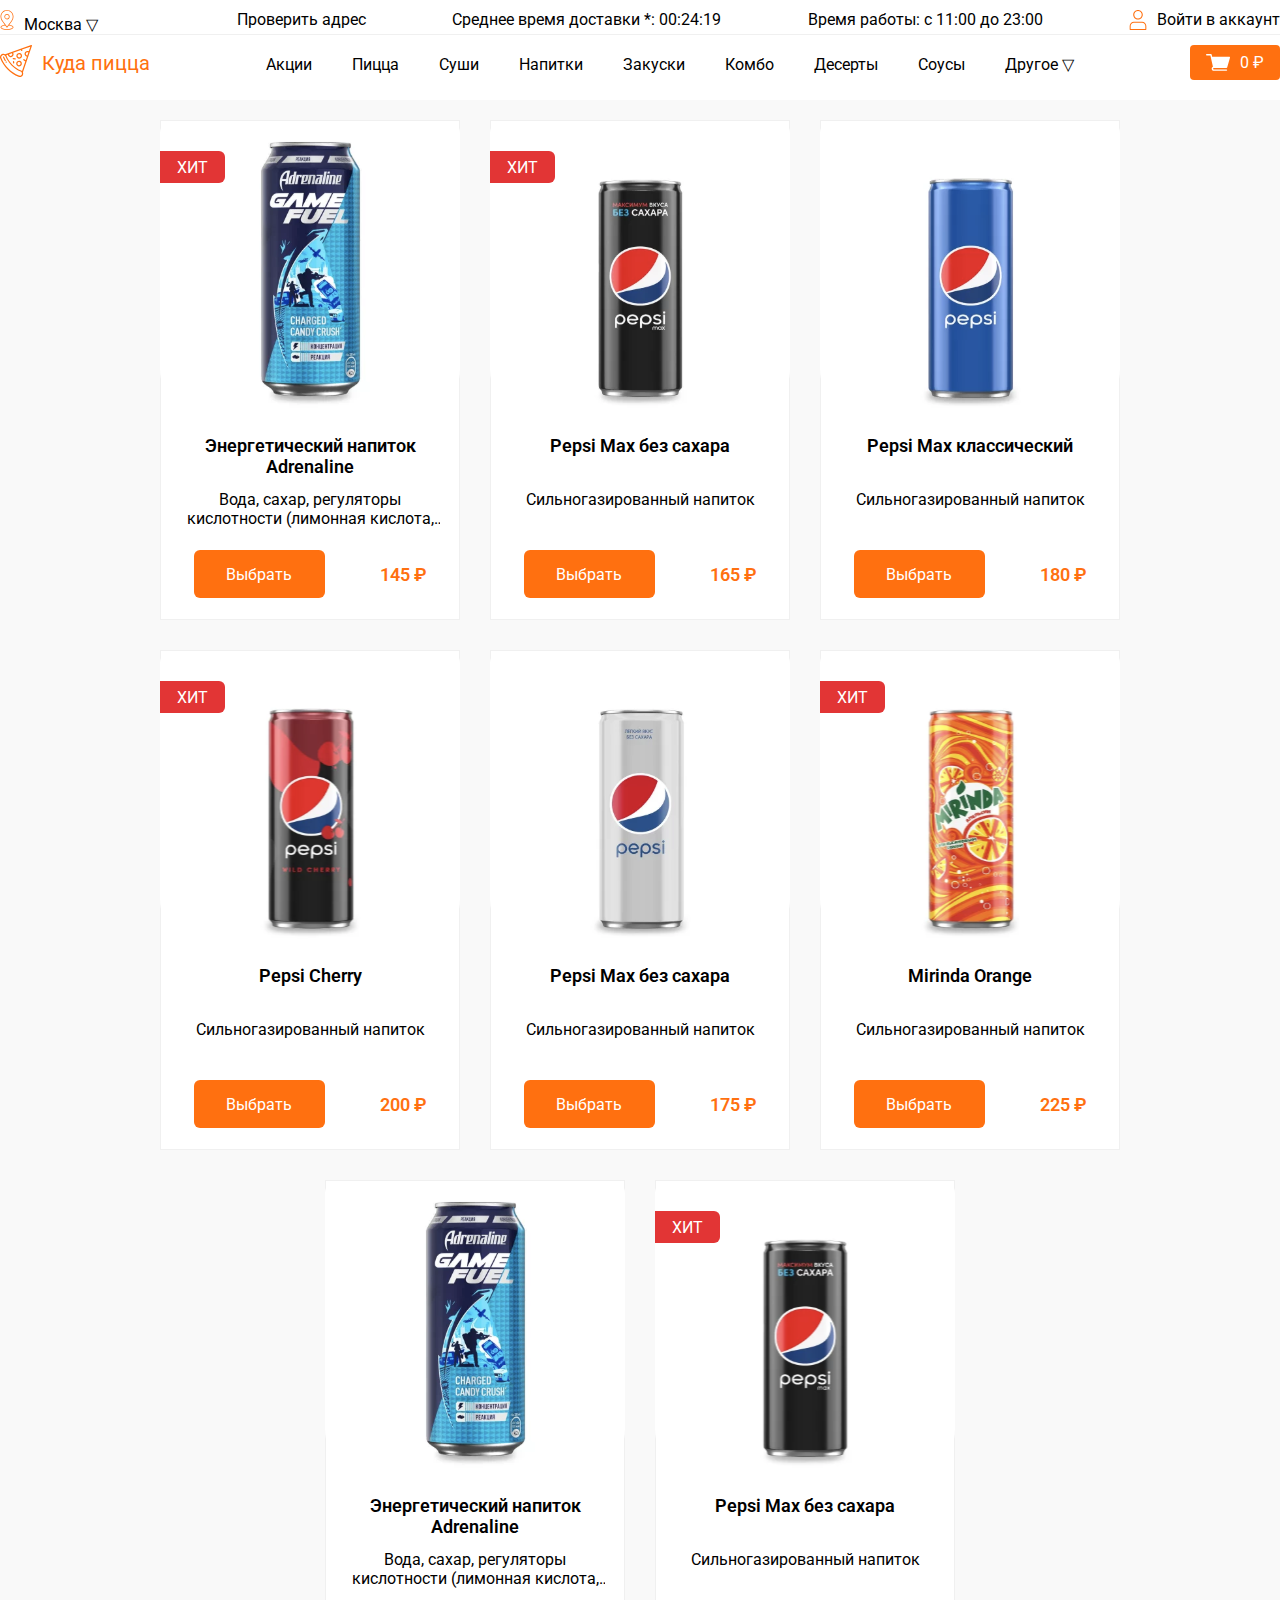
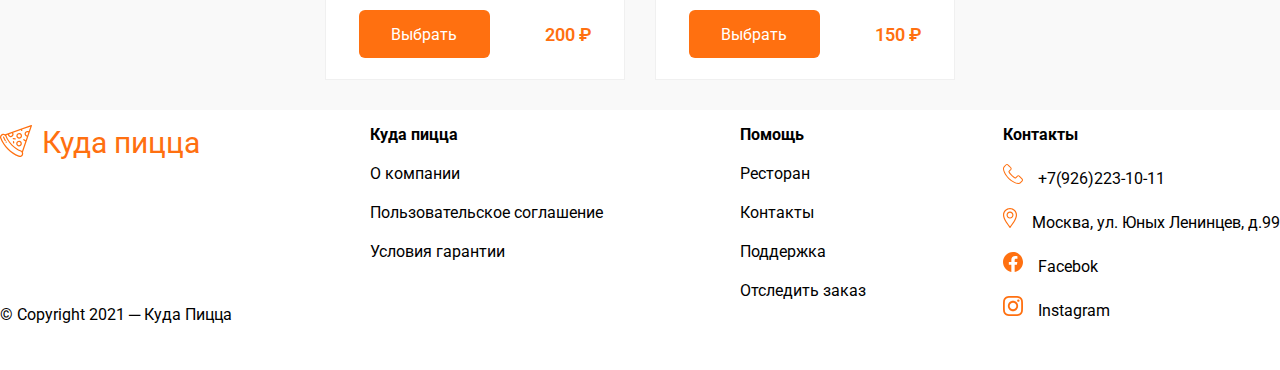
<file: drinks/drinks.html>
<!DOCTYPE html>
<html lang="en">

<head>
    <meta charset="UTF-8">
    <meta name="viewport" content="width=device-width, initial-scale=1.0">
    <title>Напитки</title>
    <link rel="stylesheet" href="../drinks/drinks.css">
    <link rel="preconnect" href="https://fonts.googleapis.com">
    <link rel="preconnect" href="https://fonts.gstatic.com" crossorigin>
    <link
        href="https://fonts.googleapis.com/css2?family=Roboto:ital,wght@0,100;0,300;0,400;0,500;0,700;0,900;1,100;1,300;1,400;1,500;1,700;1,900&display=swap"
        rel="stylesheet">

</head>

<body>
    <div class="wrapper">
        <header class="header">
            <div class="headerTop">
                <div class="navMenuTop">
                    <ul class="navMenuOneTop ">
                        <li><a href="#">
                                <img src="../img/indicatorTop.svg" alt="">Москва &bigtriangledown;</a>
                            <ul>
                                <li><a href="#">Ростов-на-Дону</a></li>
                                <li><a href="#">Таганрог</a></li>
                                <li><a href="#">Санкт Петербург</a></li>
                                <li><a href="#">Владивосток</a></li>
                            </ul>
                        </li>
                    </ul>
                </div>
                <div><a href="#">Проверить адрес</a></div>
                <div>Среднее время доставки &ast;: <span>00:24:19</span></div>
                <div>Время работы: с 11:00 до 23:00</div>
                <div>
                    <button class="navBtmTop" id="open-modal-btn">
                        <img src="../img/btmTop.svg" alt="">
                        <p>Войти в аккаунт</p>
                    </button>
                </div>
            </div>
            <div class="headerBottom">
                <a href="../index.html">
                    <div class="navLogo">
                        <div class="logoImg">
                            <img src="../img/logo.svg" alt="Пицца">
                        </div>
                        <div class="navName">Куда пицца</div>
                    </div>

                </a>
                <div class="navMenu">
                    <ul class="navMenuOne">
                        <li><a href="../Stocks/stocks.html">Акции</a></li>
                        <li><a href="../pizza/pizza.html">Пицца</a></li>
                        <li><a href="../sushi/sushi.html">Суши</a></li>
                        <li><a href="../drinks/drinks.html">Напитки</a></li>
                        <li><a href="../snacks/snacks.html">Закуски</a></li>
                        <li><a href="../combo/combo.html">Комбо</a></li>
                        <li><a href="../dessert/dessert.html">Десерты</a></li>
                        <li><a href="../sauce/sauce.html">Соусы</a></li>
                        <li><a href="#">Другое &bigtriangledown;</a>
                            <ul class="navMenuTwo">
                                <li><a href="#">Акции</a></li>
                                <li><a href="#">О компании</a></li>
                                <li><a href="#">Пользовательское соглашение</a></li>
                                <li><a href="#">Условия гарантии</a></li>
                                <li><a href="#">Ресторан</a></li>
                                <li><a href="#">Контакты</a></li>
                                <li><a href="#">Поддержка</a></li>
                                <li><a href="#">Отследить заказ</a></li>
                            </ul>
                        </li>
                    </ul>
                </div>
                <div class="navBasket btmAnimation">
                    <button class="navBtm ">
                        <img src="../img/backet.svg" alt="корзина">
                        <p class="navText">0 &#8381;</p>
                    </button>
                </div>
            </div>
        </header>


        <main class="main">
            <div class="contentBlok">
                <div class="content">
                    <div class="imgContent">
                        <div class="hit">хит</div>
                        <img src="../drinks/img/drink1.svg" alt="">
                    </div>
                    <div class="contentName">Энергетический напиток Adrenaline</div>
                    <div class="contentDescription">Вода, сахар, регуляторы кислотности (лимонная кислота, цитрат натрия
                        3-замещенный, орто-фосфат калия 1-замещенный)
                    </div>
                    <div class="buyContent btmAnimation ">
                        <button class="btnContent">Выбрать</button>
                        <div class="price">145 &#8381; </div>
                    </div>
                </div>
                <div class="content">
                    <div class="imgContent">
                        <div class="hit">хит</div>
                        <img src="../drinks/img/drink2.svg" alt="">
                    </div>
                    <div class="contentName">Pepsi Max без сахара</div>
                    <div class="contentDescription">Сильногазированный напиток
                    </div>
                    <div class="buyContent btmAnimation ">
                        <button class="btnContent">Выбрать</button>
                        <div class="price">165 &#8381; </div>
                    </div>
                </div>
                <div class="content">
                    <div class="imgContent">
                        <img src="../drinks/img/drink3.svg" alt="">
                        <!-- <div class="hit">хит</div> -->
                    </div>
                    <div class="contentName">Pepsi Max классический</div>
                    <div class="contentDescription">Сильногазированный напиток
                    </div>
                    <div class="buyContent btmAnimation ">
                        <button class="btnContent btmAnimation ">Выбрать</button>
                        <div class="price">180 &#8381; </div>
                    </div>
                </div>
                <div class="content">
                    <div class="imgContent">
                        <img src="../drinks/img/drink4.svg" alt="">
                        <div class="hit">хит</div>
                    </div>
                    <div class="contentName">Pepsi Cherry</div>
                    <div class="contentDescription">Сильногазированный напиток
                    </div>
                    <div class="buyContent btmAnimation ">
                        <button class="btnContent btmAnimation ">Выбрать</button>
                        <div class="price">200 &#8381; </div>
                    </div>
                </div>
                <div class="content">
                    <div class="imgContent">
                        <img src="../drinks/img/drink5.svg" alt="">
                        <!-- <div class="hit">хит</div> -->
                    </div>
                    <div class="contentName">Pepsi Max без сахара</div>
                    <div class="contentDescription">Сильногазированный напиток
                    </div>
                    <div class="buyContent btmAnimation ">
                        <button class="btnContent">Выбрать</button>
                        <div class="price">175 &#8381; </div>
                    </div>
                </div>
                <div class="content">
                    <div class="imgContent">
                        <img src="../drinks/img/drink6.svg" alt="">
                        <div class="hit">хит</div>
                    </div>
                    <div class="contentName">Mirinda Orange</div>
                    <div class="contentDescription">Сильногазированный напиток
                    </div>
                    <div class="buyContent btmAnimation ">
                        <button class="btnContent">Выбрать</button>
                        <div class="price">225 &#8381; </div>
                    </div>
                </div>
                <div class="content">
                    <div class="imgContent">
                        <img src="../drinks/img/drink7.svg" alt="">
                        <!-- <div class="hit">хит</div> -->
                    </div>
                    <div class="contentName">Энергетический напиток Adrenaline</div>
                    <div class="contentDescription">Вода, сахар, регуляторы кислотности (лимонная кислота, цитрат натрия
                        3-замещенный, орто-фосфат калия 1-замещенный)
                    </div>
                    <div class="buyContent btmAnimation ">
                        <button class="btnContent btmAnimation ">Выбрать</button>
                        <div class="price">200 &#8381; </div>
                    </div>
                </div>
                <div class="content">
                    <div class="imgContent">
                        <img src="../drinks/img/drink8.svg" alt="">
                        <div class="hit">хит</div>
                    </div>
                    <div class="contentName">Pepsi Max без сахара</div>
                    <div class="contentDescription">Сильногазированный напиток
                    </div>
                    <div class="buyContent btmAnimation ">
                        <button class="btnContent">Выбрать</button>
                        <div class="price">150 &#8381; </div>
                    </div>
                </div>

            </div>
        </main>

        <footer class="footer">

            <div class="footerLogo footerColoms">
                <a href="../index.html">
                    <div class="footerImg">
                        <img src="../img/logo.svg" alt="Пицца">
                    </div>
                    <div class="footerName">Куда пицца</div>
                </a>
                <div class="footerLaw">&COPY; Copyright 2021 &boxh; Куда Пицца</div>
            </div>

            <div class="footerNameTwo footerColoms">
                <h3>Куда пицца</h3>
                <ul>
                    <li><a href="#">О компании</a></li>
                    <li><a href="#">Пользовательское соглашение</a></li>
                    <li><a href="#">Условия гарантии</a></li>
                </ul>
            </div>


            <div class="footerNameThree footerColoms">
                <h3>Помощь</h3>
                <ul>
                    <li><a href="#">Ресторан</a></li>
                    <li><a href="#">Контакты</a></li>
                    <li><a href="#">Поддержка</a></li>
                    <li><a href="#">Отследить заказ</a></li>
                </ul>
            </div>


            <div class="footerNameFour footerColoms">
                <h3>Контакты</h3>
                <ul>
                    <li><a href="#"><img class="footerImgFour" src="../img/telefon.svg" alt="">+7(926)223-10-11</a></li>
                    <li><a href="#"><img class="footerImgFour" src="../img/indicator.svg" alt="">Москва, ул. Юных
                            Ленинцев, д.99</a></li>
                    <li><a href="#"><img class="footerImgFour" src="../img/facebok.svg" alt="">Facebok</a></li>
                    <li><a href="#"><img class="footerImgFour" src="../img/instagram.svg" alt="">Instagram</a></li>
                </ul>
            </div>


        </footer>
    </div>

</body>

</html>
</file>
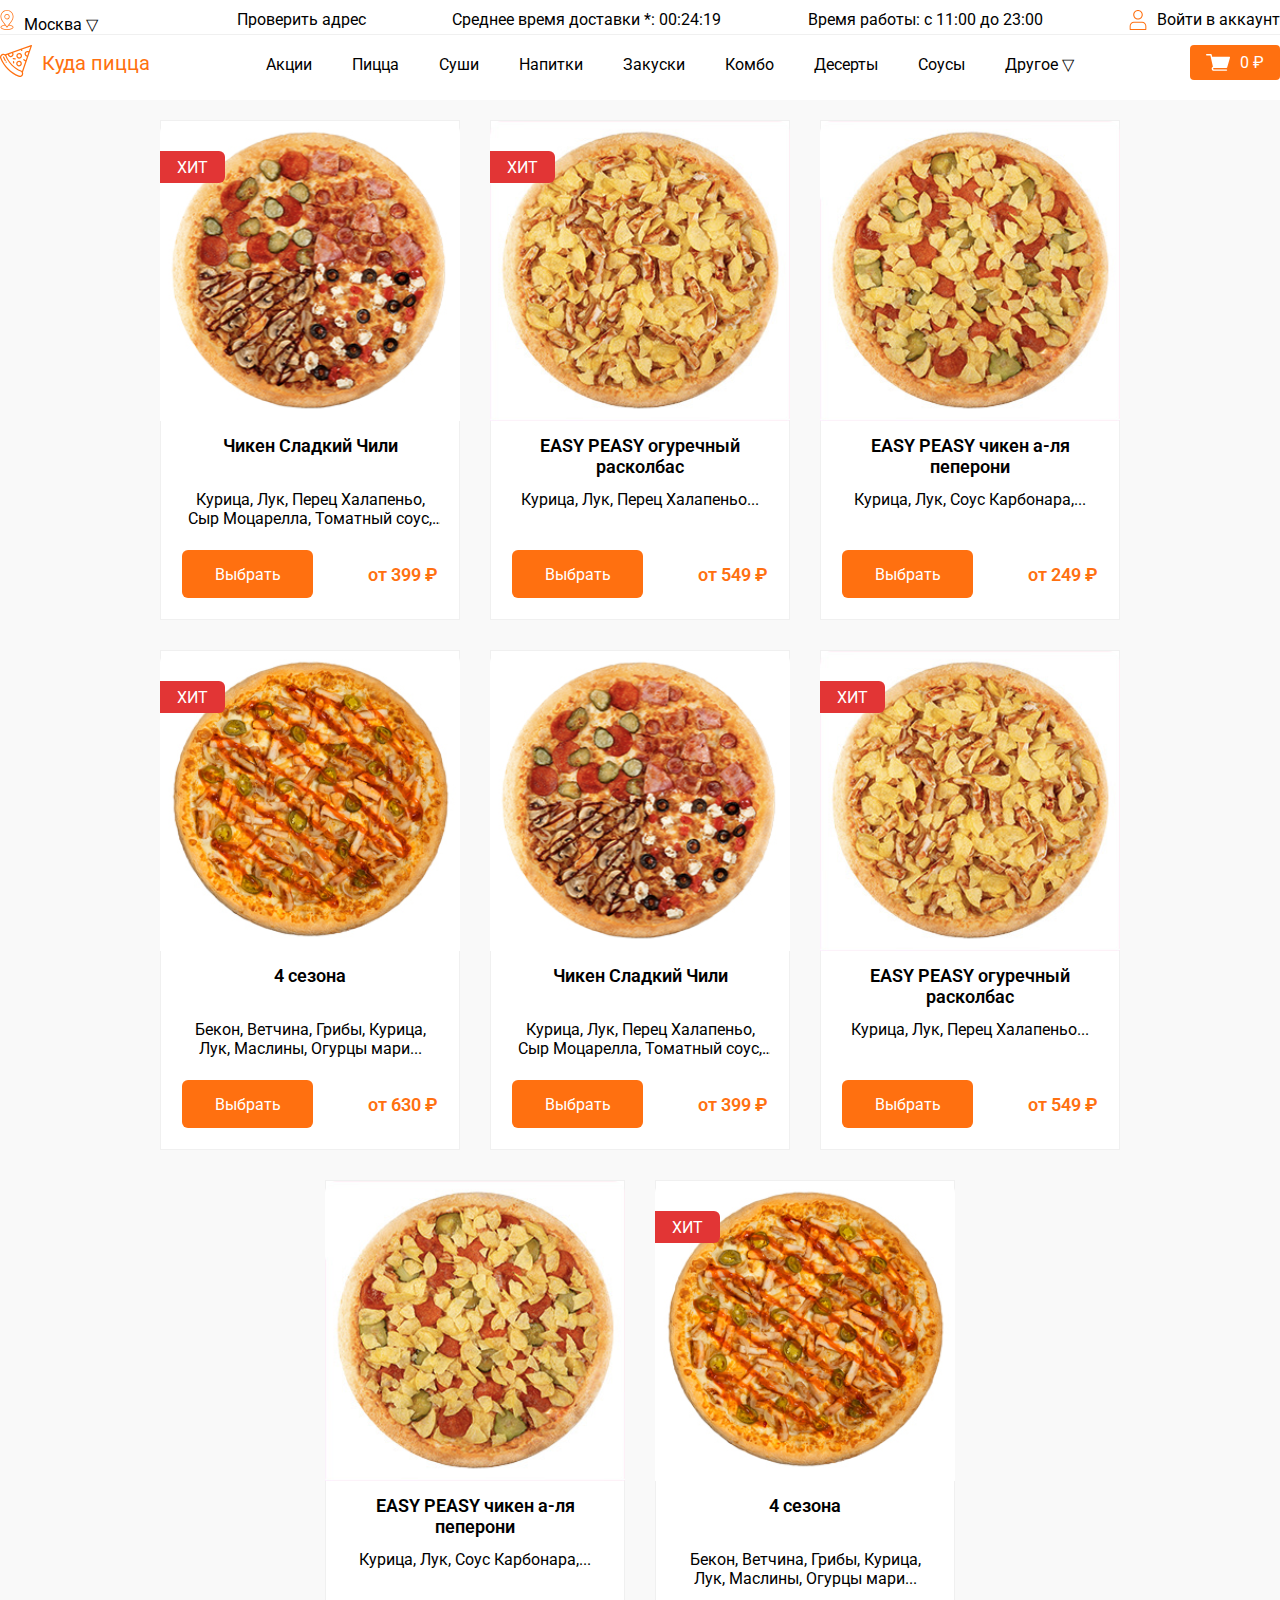
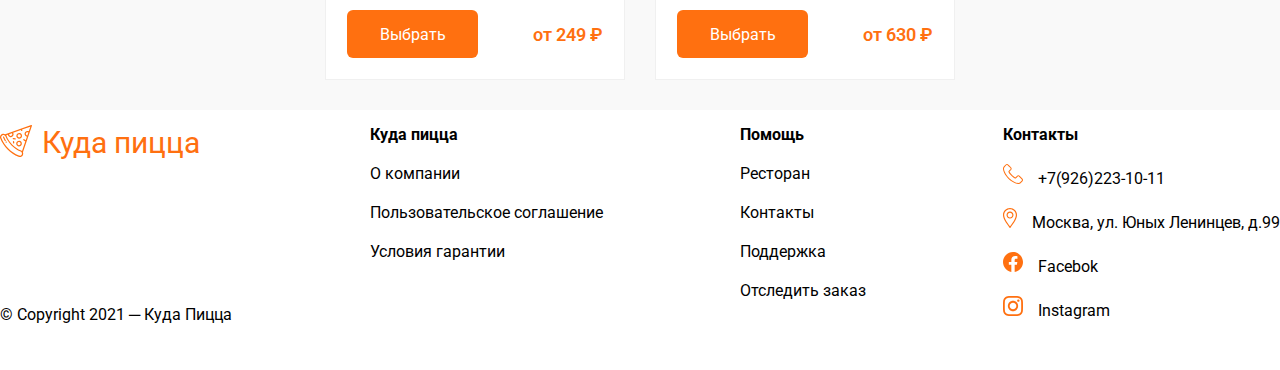
<file: pizza/pizza.html>
<!DOCTYPE html>
<html lang="en">

<head>
    <meta charset="UTF-8">
    <meta name="viewport" content="width=device-width, initial-scale=1.0">
    <title>Пицца</title>
    <link rel="stylesheet" href="pizza.css">
    <link rel="preconnect" href="https://fonts.googleapis.com">
    <link rel="preconnect" href="https://fonts.gstatic.com" crossorigin>
    <link
        href="https://fonts.googleapis.com/css2?family=Roboto:ital,wght@0,100;0,300;0,400;0,500;0,700;0,900;1,100;1,300;1,400;1,500;1,700;1,900&display=swap"
        rel="stylesheet">

</head>

<body>
    <div class="wrapper">
        <header class="header">
            <div class="headerTop">
                <div class="navMenuTop">
                    <ul class="navMenuOneTop ">
                        <li><a href="#">
                                <img src="../img/indicatorTop.svg" alt="">Москва &bigtriangledown;</a>
                            <ul>
                                <li><a href="#">Ростов-на-Дону</a></li>
                                <li><a href="#">Таганрог</a></li>
                                <li><a href="#">Санкт Петербург</a></li>
                                <li><a href="#">Владивосток</a></li>
                            </ul>
                        </li>
                    </ul>
                </div>
                <div><a href="#">Проверить адрес</a></div>
                <div>Среднее время доставки &ast;: <span>00:24:19</span></div>
                <div>Время работы: с 11:00 до 23:00</div>
                <div>
                    <button class="navBtmTop" id="open-modal-btn">
                        <img src="../img/btmTop.svg" alt="">
                        <p>Войти в аккаунт</p>
                    </button>
                </div>
            </div>
            <div class="headerBottom">
                <a href="../index.html">
                    <div class="navLogo">
                        <div class="logoImg">
                            <img src="../img/logo.svg" alt="Пицца">
                        </div>
                        <div class="navName">Куда пицца</div>
                    </div>

                </a>
                <div class="navMenu">
                    <ul class="navMenuOne">
                        <li><a href="../Stocks/stocks.html">Акции</a></li>
                        <li><a href="../pizza/pizza.html">Пицца</a></li>
                        <li><a href="../sushi/sushi.html">Суши</a></li>
                        <li><a href="../drinks/drinks.html">Напитки</a></li>
                        <li><a href="../snacks/snacks.html">Закуски</a></li>
                        <li><a href="../combo/combo.html">Комбо</a></li>
                        <li><a href="../dessert/dessert.html">Десерты</a></li>
                        <li><a href="../sauce/sauce.html">Соусы</a></li>
                        <li><a href="#">Другое &bigtriangledown;</a>
                            <ul class="navMenuTwo">
                                <li><a href="#">Акции</a></li>
                                <li><a href="#">О компании</a></li>
                                <li><a href="#">Пользовательское соглашение</a></li>
                                <li><a href="#">Условия гарантии</a></li>
                                <li><a href="#">Ресторан</a></li>
                                <li><a href="#">Контакты</a></li>
                                <li><a href="#">Поддержка</a></li>
                                <li><a href="#">Отследить заказ</a></li>
                            </ul>
                        </li>
                    </ul>
                </div>
                <div class="navBasket btmAnimation">
                    <button class="navBtm ">
                        <img src="../img/backet.svg" alt="корзина">
                        <p class="navText">0 &#8381;</p>
                    </button>
                </div>

            </div>
            <!-- <div class="modal" id="my-modal">
                <div class="modal__box">
                    <button class="modal__close-btn" id="close-my-modal-btn">
                        <img src="../img/error_circle_failure_disallowed_x_cross_icon_145990.svg" alt="">
                    </button>
                    <h2>Вход в аккаунт</h2>
                    <p class="modalText">Сможете быстро оформлять заказы,
                        использовать бонусы</p>
                    <div class="modalTextTel">
                        <p>Номер телефона</p>
                        <input type="tel" name="" id="" placeholder="+7">
                    </div>
                    <div class="modalBtn">
                        <button class="modalBtn" id="close-my-modal-btn">Войти</button>
                    </div>
                    <p class="modalTextInformation">Продолжая, вы соглашаетесь со сбором и обработкой персональных
                        данных и пользовательским
                        соглашением</p>
                </div>

            </div> -->

        </header>
        <main class="main">
            <div class="contentBlok">
                <div class="content">
                    <div class="imgContent">
                        <div class="hit">хит</div>
                        <img class="animationImg" src="../img/imgContent/pizza1.svg" alt="">
                    </div>
                    <div class="contentName">Чикен Сладкий Чили</div>
                    <div class="contentDescription">Курица, Лук, Перец Халапеньо, Сыр Моцарелла, Томатный соус, колбаса
                    </div>
                    <div class="buyContent btmAnimation ">
                        <button class="btnContent ">Выбрать</button>
                        <div class="price">от 399 &#8381; </div>
                    </div>
                </div>
                <div class="content">
                    <div class="imgContent">
                        <div class="hit">хит</div>
                        <img class="animationImg" src="../img/imgContent/pizza2.svg" alt="">
                    </div>
                    <div class="contentName">EASY PEASY огуречный расколбас</div>
                    <div class="contentDescription">Курица, Лук, Перец Халапеньо...
                    </div>
                    <div class="buyContent btmAnimation">
                        <button class="btnContent btmAnimation">Выбрать</button>
                        <div class="price">от 549 &#8381; </div>
                    </div>
                </div>
                <div class="content">
                    <div class="imgContent">
                        <img class="animationImg" src="../img/imgContent/pizza3.svg" alt="">
                        <!-- <div class="hit">хит</div> -->
                    </div>
                    <div class="contentName">EASY PEASY чикен а-ля пеперони</div>
                    <div class="contentDescription">Курица, Лук, Соус Карбонара,...
                    </div>
                    <div class="buyContent btmAnimation ">
                        <button class="btnContent">Выбрать</button>
                        <div class="price">от 249 &#8381; </div>
                    </div>
                </div>
                <div class="content">
                    <div class="imgContent">
                        <img class="animationImg" src="../img/imgContent/pizza4.svg" alt="">
                        <div class="hit">хит</div>
                    </div>
                    <div class="contentName">4 сезона</div>
                    <div class="contentDescription">Бекон, Ветчина, Грибы, Курица, Лук, Маслины, Огурцы мари...
                    </div>
                    <div class="buyContent btmAnimation ">
                        <button class="btnContent">Выбрать</button>
                        <div class="price">от 630 &#8381; </div>
                    </div>
                </div>
                <div class="content">
                    <div class="imgContent">
                        <img class="animationImg" src="../img/imgContent/pizza1.svg" alt="">
                        <!-- <div class="hit">хит</div> -->
                    </div>
                    <div class="contentName">Чикен Сладкий Чили</div>
                    <div class="contentDescription">Курица, Лук, Перец Халапеньо, Сыр Моцарелла, Томатный соус, колбаса
                    </div>
                    <div class="buyContent btmAnimation ">
                        <button class="btnContent">Выбрать</button>
                        <div class="price">от 399 &#8381; </div>
                    </div>
                </div>
                <div class="content">
                    <div class="imgContent">
                        <img class="animationImg" src="../img/imgContent/pizza2.svg" alt="">
                        <div class="hit">хит</div>
                    </div>
                    <div class="contentName">EASY PEASY огуречный расколбас</div>
                    <div class="contentDescription">Курица, Лук, Перец Халапеньо...
                    </div>
                    <div class="buyContent btmAnimation ">
                        <button class="btnContent">Выбрать</button>
                        <div class="price">от 549 &#8381; </div>
                    </div>
                </div>
                <div class="content">
                    <div class="imgContent">
                        <img class="animationImg" src="../img/imgContent/pizza3.svg" alt="">
                        <!-- <div class="hit">хит</div> -->
                    </div>
                    <div class="contentName">EASY PEASY чикен а-ля пеперони</div>
                    <div class="contentDescription">Курица, Лук, Соус Карбонара,...
                    </div>
                    <div class="buyContent btmAnimation ">
                        <button class="btnContent">Выбрать</button>
                        <div class="price">от 249 &#8381; </div>
                    </div>
                </div>
                <div class="content">
                    <div class="imgContent">
                        <img class="animationImg" src="../img/imgContent/pizza4.svg" alt="">
                        <div class="hit">хит</div>
                    </div>
                    <div class="contentName">4 сезона</div>
                    <div class="contentDescription">Бекон, Ветчина, Грибы, Курица, Лук, Маслины, Огурцы мари...
                    </div>
                    <div class="buyContent btmAnimation ">
                        <button class="btnContent">Выбрать</button>
                        <div class="price">от 630 &#8381; </div>
                    </div>
                </div>

            </div>
        </main>

        <footer class="footer">

            <div class="footerLogo footerColoms">
                <a href="../index.html">
                    <div class="footerImg">
                        <img src="../img/logo.svg" alt="Пицца">
                    </div>
                    <div class="footerName">Куда пицца</div>
                </a>
                <div class="footerLaw">&COPY; Copyright 2021 &boxh; Куда Пицца</div>
            </div>

            <div class="footerNameTwo footerColoms">
                <h3>Куда пицца</h3>
                <ul>
                    <li><a href="#">О компании</a></li>
                    <li><a href="#">Пользовательское соглашение</a></li>
                    <li><a href="#">Условия гарантии</a></li>
                </ul>
            </div>


            <div class="footerNameThree footerColoms">
                <h3>Помощь</h3>
                <ul>
                    <li><a href="#">Ресторан</a></li>
                    <li><a href="#">Контакты</a></li>
                    <li><a href="#">Поддержка</a></li>
                    <li><a href="#">Отследить заказ</a></li>
                </ul>
            </div>


            <div class="footerNameFour footerColoms">
                <h3>Контакты</h3>
                <ul>
                    <li><a href="#"><img class="footerImgFour" src="../img/telefon.svg" alt="">+7(926)223-10-11</a></li>
                    <li><a href="#"><img class="footerImgFour" src="../img/indicator.svg" alt="">Москва, ул. Юных
                            Ленинцев, д.99</a></li>
                    <li><a href="#"><img class="footerImgFour" src="../img/facebok.svg" alt="">Facebok</a></li>
                    <li><a href="#"><img class="footerImgFour" src="../img/instagram.svg" alt="">Instagram</a></li>
                </ul>
            </div>


        </footer>
    </div>
</file>
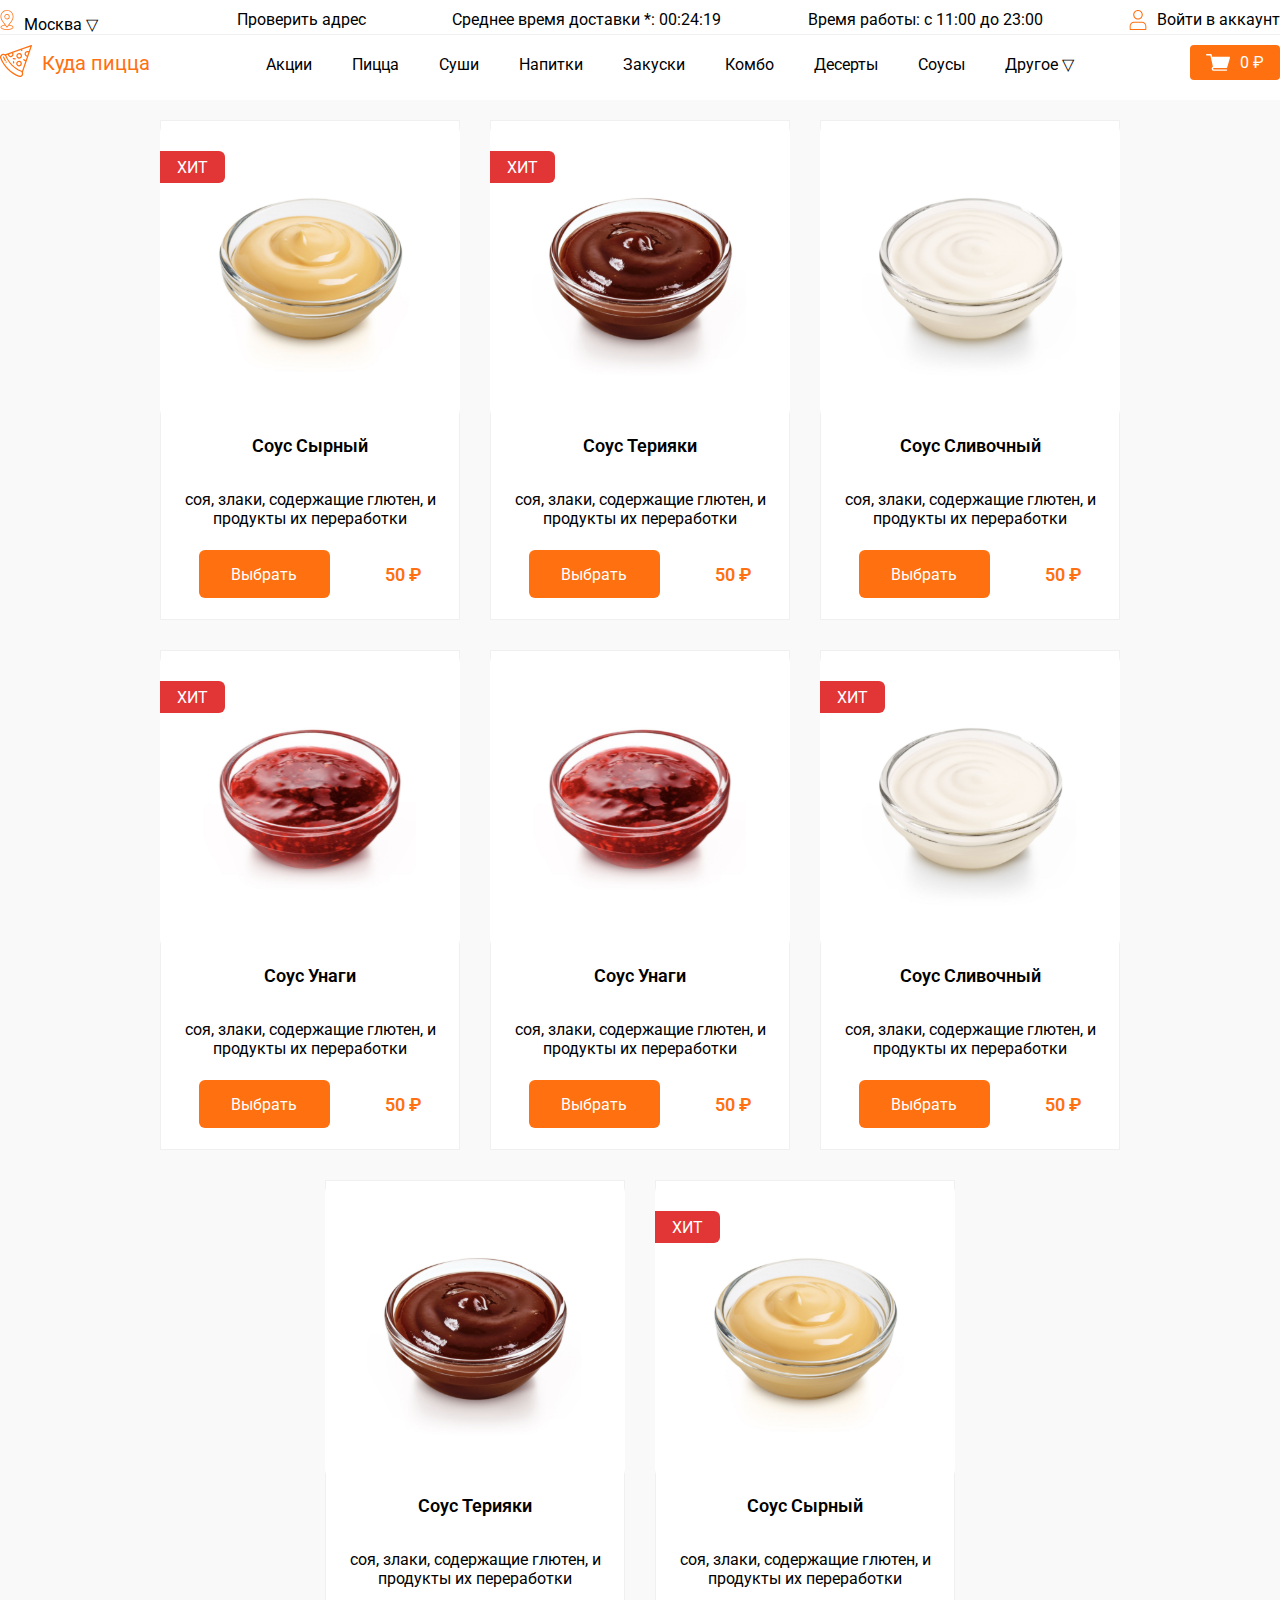
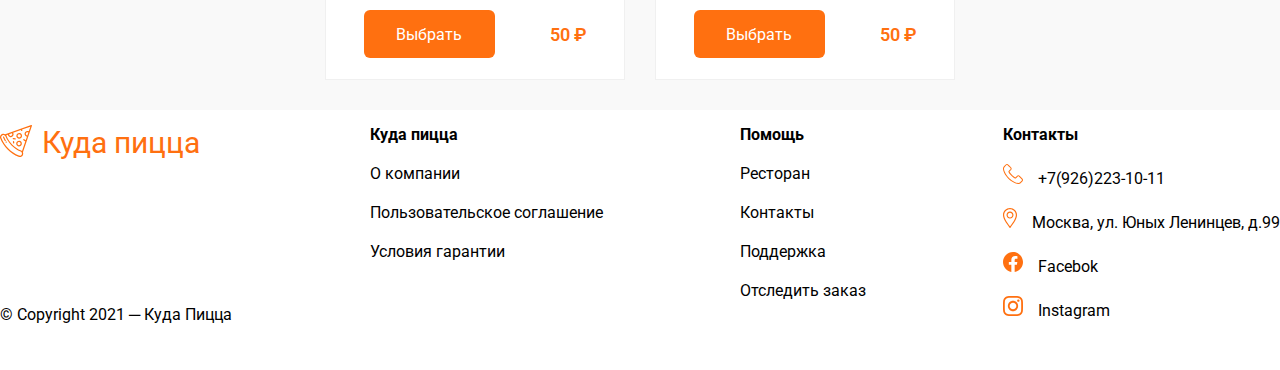
<file: sauce/sauce.html>
<!DOCTYPE html>
<html lang="en">
<head>
    <meta charset="UTF-8">
    <meta name="viewport" content="width=device-width, initial-scale=1.0">
    <title>Соусы</title>
    <link rel="stylesheet" href="../snacks/snacks.css">
    <link rel="preconnect" href="https://fonts.googleapis.com">
    <link rel="preconnect" href="https://fonts.gstatic.com" crossorigin>
    <link
        href="https://fonts.googleapis.com/css2?family=Roboto:ital,wght@0,100;0,300;0,400;0,500;0,700;0,900;1,100;1,300;1,400;1,500;1,700;1,900&display=swap"
        rel="stylesheet">

</head>
<body>
    <div class="wrapper">
        <header class="header">
            <div class="headerTop">
                <div class="navMenuTop">
                    <ul class="navMenuOneTop ">
                        <li><a href="#">
                                <img src="../img/indicatorTop.svg" alt="">Москва &bigtriangledown;</a>
                            <ul>
                                <li><a href="#">Ростов-на-Дону</a></li>
                                <li><a href="#">Таганрог</a></li>
                                <li><a href="#">Санкт Петербург</a></li>
                                <li><a href="#">Владивосток</a></li>
                            </ul>
                        </li>
                    </ul>
                </div>
                <div><a href="#">Проверить адрес</a></div>
                <div>Среднее время доставки &ast;: <span>00:24:19</span></div>
                <div>Время работы: с 11:00 до 23:00</div>
                <div>
                    <button class="navBtmTop" id="open-modal-btn">
                        <img src="../img/btmTop.svg" alt="">
                        <p>Войти в аккаунт</p>
                    </button>
                </div>
            </div>
            <div class="headerBottom">
                <a href="../index.html">
                    <div class="navLogo">
                        <div class="logoImg">
                            <img src="../img/logo.svg" alt="Пицца">
                        </div>
                        <div class="navName">Куда пицца</div>
                    </div>

                </a>
                <div class="navMenu">
                    <ul class="navMenuOne">
                        <li><a href="../Stocks/stocks.html">Акции</a></li>
                        <li><a href="../pizza/pizza.html">Пицца</a></li>
                        <li><a href="../sushi/sushi.html">Суши</a></li>
                        <li><a href="../drinks/drinks.html">Напитки</a></li>
                        <li><a href="../snacks/snacks.html">Закуски</a></li>
                        <li><a href="../combo/combo.html">Комбо</a></li>
                        <li><a href="../dessert/dessert.html">Десерты</a></li>
                        <li><a href="../sauce/sauce.html">Соусы</a></li>
                        <li><a href="#">Другое &bigtriangledown;</a>
                            <ul class="navMenuTwo">
                                <li><a href="#">Акции</a></li>
                                <li><a href="#">О компании</a></li>
                                <li><a href="#">Пользовательское соглашение</a></li>
                                <li><a href="#">Условия гарантии</a></li>
                                <li><a href="#">Ресторан</a></li>
                                <li><a href="#">Контакты</a></li>
                                <li><a href="#">Поддержка</a></li>
                                <li><a href="#">Отследить заказ</a></li>
                            </ul>
                        </li>
                    </ul>
                </div>
                <div class="navBasket btmAnimation">
                    <button class="navBtm ">
                        <img src="../img/backet.svg" alt="корзина">
                        <p class="navText">0 &#8381;</p>
                    </button>
                </div>
            </div>        
        </header>


        <main class="main">
            <div class="contentBlok">
                <div class="content">
                    <div class="imgContent">
                        <div class="hit">хит</div>
                        <img src="../sauce/img/sauce1.svg" alt="">
                    </div>
                    <div class="contentName">Соус Сырный</div>
                    <div class="contentDescription">соя, злаки, содержащие глютен, и продукты их переработки
                    </div>
                    <div class="buyContent btmAnimation ">
                        <button class="btnContent">Выбрать</button>
                        <div class="price">50 &#8381; </div>
                    </div>
                </div>
                <div class="content">
                    <div class="imgContent">
                        <div class="hit">хит</div>
                        <img src="../sauce/img/sauce2.svg" alt="">
                    </div>
                    <div class="contentName">Соус Терияки</div>
                    <div class="contentDescription">соя, злаки, содержащие глютен, и продукты их переработки
                    </div>
                    <div class="buyContent btmAnimation ">
                        <button class="btnContent">Выбрать</button>
                        <div class="price">50 &#8381; </div>
                    </div>
                </div>
                <div class="content">
                    <div class="imgContent">
                        <img src="../sauce/img/sauce3.svg" alt="">
                        <!-- <div class="hit">хит</div> -->
                    </div>
                    <div class="contentName">Соус Сливочный</div>
                    <div class="contentDescription">соя, злаки, содержащие глютен, и продукты их переработки
                    </div>
                    <div class="buyContent btmAnimation ">
                        <button class="btnContent btmAnimation ">Выбрать</button>
                        <div class="price">50 &#8381; </div>
                    </div>
                </div>
                <div class="content">
                    <div class="imgContent">
                        <img src="../sauce/img/sauce4.svg" alt="">
                        <div class="hit">хит</div>
                    </div>
                    <div class="contentName">Соус Унаги</div>
                    <div class="contentDescription">соя, злаки, содержащие глютен, и продукты их переработки
                    </div>
                    <div class="buyContent btmAnimation ">
                        <button class="btnContent btmAnimation ">Выбрать</button>
                        <div class="price">50 &#8381; </div>
                    </div>
                </div>
                <div class="content">
                    <div class="imgContent">
                        <img src="../sauce/img/sauce4.svg" alt="">
                        <!-- <div class="hit">хит</div> -->
                    </div>
                    <div class="contentName">Соус Унаги</div>
                    <div class="contentDescription">соя, злаки, содержащие глютен, и продукты их переработки
                    </div>
                    <div class="buyContent btmAnimation ">
                        <button class="btnContent">Выбрать</button>
                        <div class="price">50 &#8381; </div>
                    </div>
                </div>
                <div class="content">
                    <div class="imgContent">
                        <img src="../sauce/img/sauce3.svg" alt="">
                        <div class="hit">хит</div>
                    </div>
                    <div class="contentName">Соус Сливочный</div>
                    <div class="contentDescription">соя, злаки, содержащие глютен, и продукты их переработки
                    </div>
                    <div class="buyContent btmAnimation ">
                        <button class="btnContent">Выбрать</button>
                        <div class="price">50 &#8381; </div>
                    </div>
                </div>
                <div class="content">
                    <div class="imgContent">
                        <img src="../sauce/img/sauce2.svg" alt="">
                        <!-- <div class="hit">хит</div> -->
                    </div>
                    <div class="contentName">Соус Терияки</div>
                    <div class="contentDescription">соя, злаки, содержащие глютен, и продукты их переработки
                    </div>
                    <div class="buyContent btmAnimation ">
                        <button class="btnContent btmAnimation ">Выбрать</button>
                        <div class="price">50 &#8381; </div>
                    </div>
                </div>
                <div class="content">
                    <div class="imgContent">
                        <img src="../sauce/img/sauce1.svg" alt="">
                        <div class="hit">хит</div>
                    </div>
                    <div class="contentName">Соус Сырный</div>
                    <div class="contentDescription">соя, злаки, содержащие глютен, и продукты их переработки
                    </div>
                    <div class="buyContent btmAnimation ">
                        <button class="btnContent">Выбрать</button>
                        <div class="price">50 &#8381; </div>
                    </div>
                </div>

            </div>
        </main>

        <footer class="footer">

            <div class="footerLogo footerColoms">
                <a href="../index.html">
                    <div class="footerImg">
                        <img src="../img/logo.svg" alt="Пицца">
                    </div>
                    <div class="footerName">Куда пицца</div>
                </a>
                <div class="footerLaw">&COPY; Copyright 2021 &boxh; Куда Пицца</div>
            </div>

            <div class="footerNameTwo footerColoms">
                <h3>Куда пицца</h3>
                <ul>
                    <li><a href="#">О компании</a></li>
                    <li><a href="#">Пользовательское соглашение</a></li>
                    <li><a href="#">Условия гарантии</a></li>
                </ul>
            </div>


            <div class="footerNameThree footerColoms">
                <h3>Помощь</h3>
                <ul>
                    <li><a href="#">Ресторан</a></li>
                    <li><a href="#">Контакты</a></li>
                    <li><a href="#">Поддержка</a></li>
                    <li><a href="#">Отследить заказ</a></li>
                </ul>
            </div>


            <div class="footerNameFour footerColoms">
                <h3>Контакты</h3>
                <ul>
                    <li><a href="#"><img class="footerImgFour" src="../img/telefon.svg" alt="">+7(926)223-10-11</a></li>
                    <li><a href="#"><img class="footerImgFour" src="../img/indicator.svg" alt="">Москва, ул. Юных
                            Ленинцев, д.99</a></li>
                    <li><a href="#"><img class="footerImgFour" src="../img/facebok.svg" alt="">Facebok</a></li>
                    <li><a href="#"><img class="footerImgFour" src="../img/instagram.svg" alt="">Instagram</a></li>
                </ul>
            </div>


        </footer>
    </div>
    
</body>
</html>
</file>
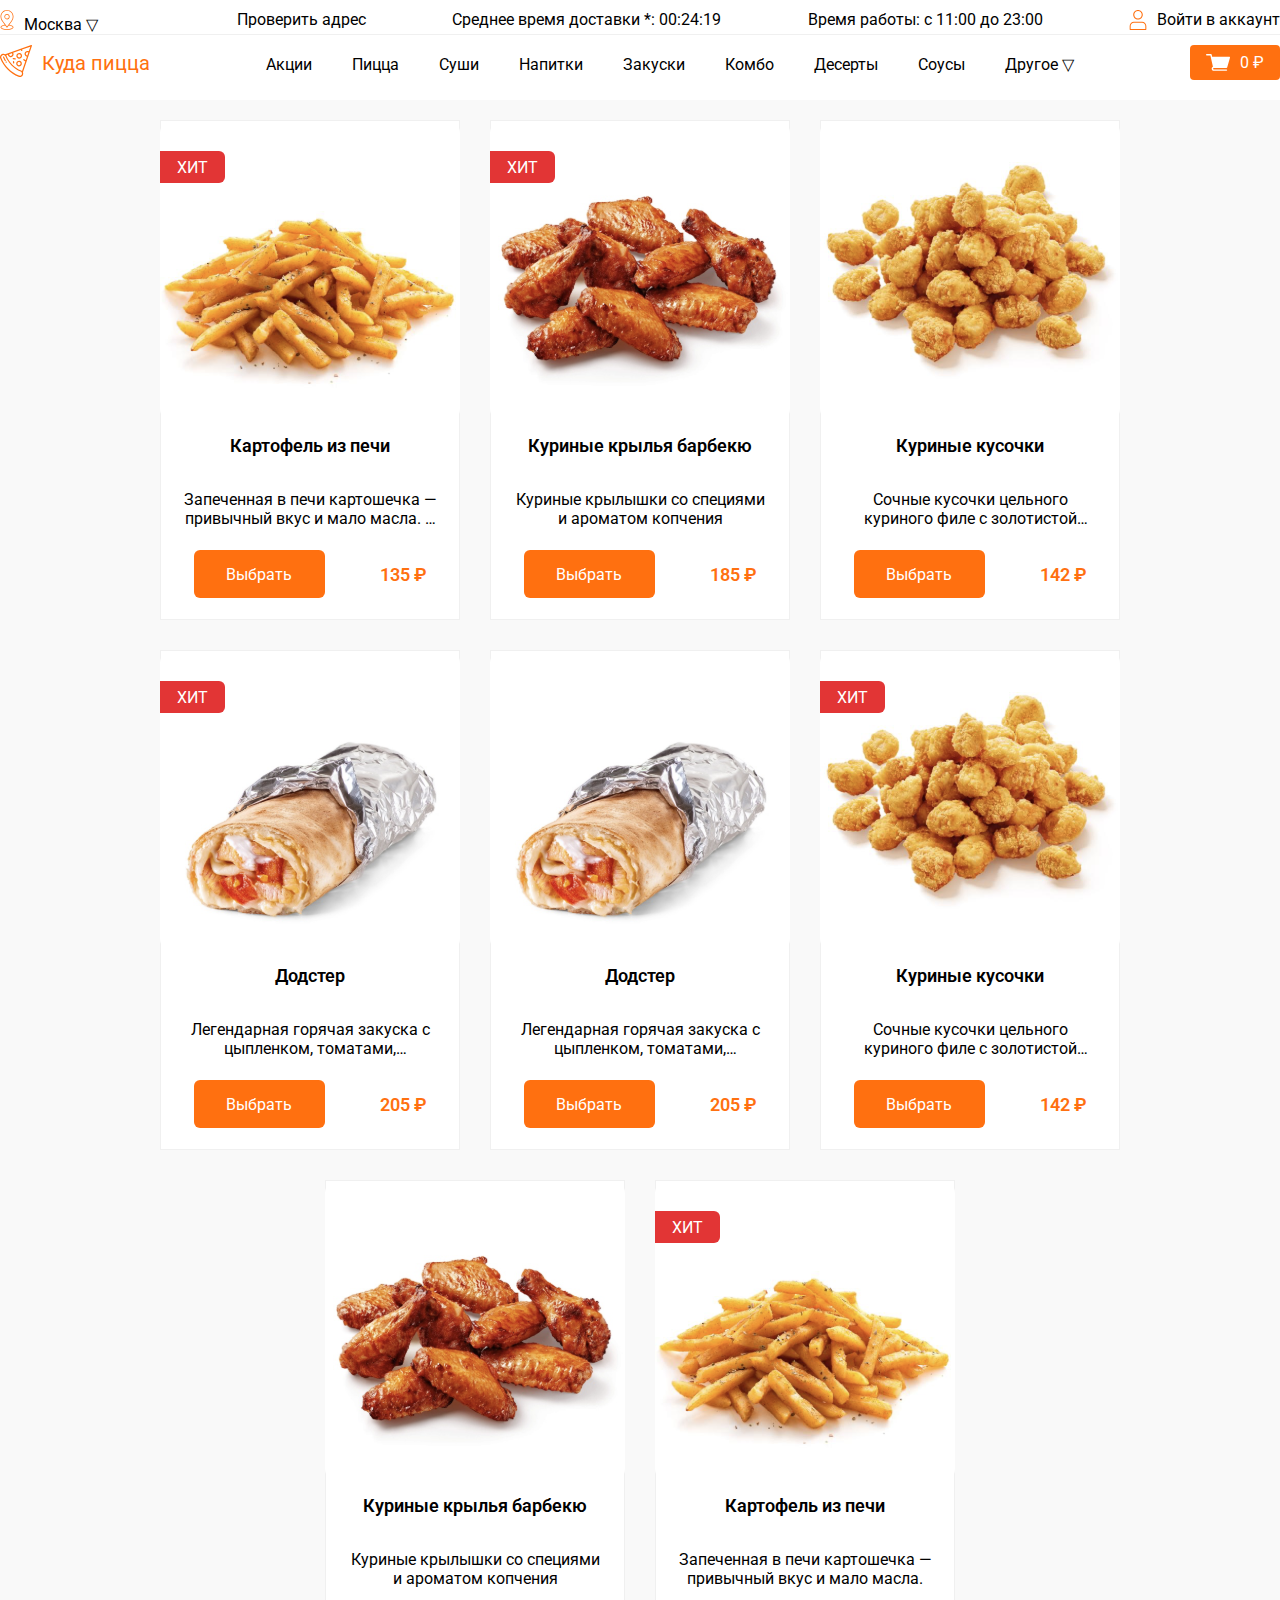
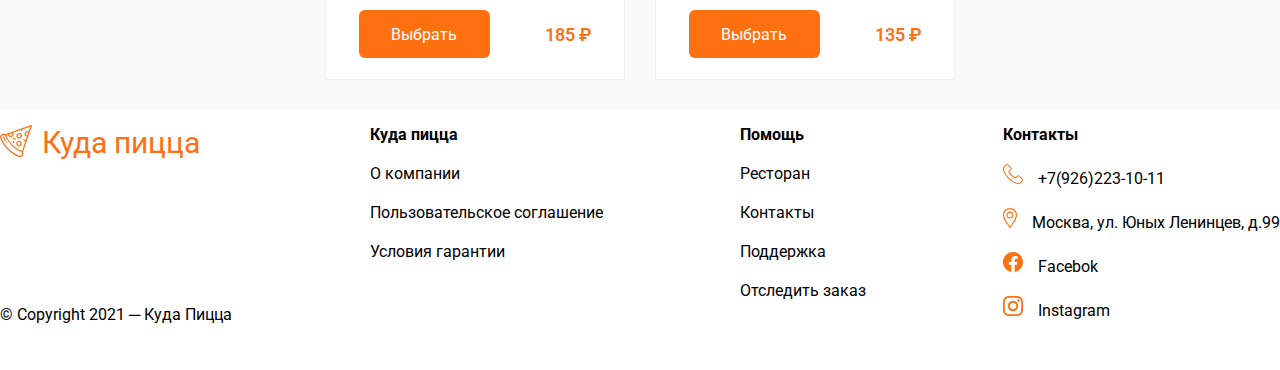
<file: snacks/snacks.html>
<!DOCTYPE html>
<html lang="en">

<head>
    <meta charset="UTF-8">
    <meta name="viewport" content="width=device-width, initial-scale=1.0">
    <title>Закуски</title>
    <link rel="stylesheet" href="../snacks/snacks.css">
    <link rel="preconnect" href="https://fonts.googleapis.com">
    <link rel="preconnect" href="https://fonts.gstatic.com" crossorigin>
    <link
        href="https://fonts.googleapis.com/css2?family=Roboto:ital,wght@0,100;0,300;0,400;0,500;0,700;0,900;1,100;1,300;1,400;1,500;1,700;1,900&display=swap"
        rel="stylesheet">

</head>

<body>
    <div class="wrapper">
        <header class="header">
            <div class="headerTop">
                <div class="navMenuTop">
                    <ul class="navMenuOneTop ">
                        <li><a href="#">
                                <img src="../img/indicatorTop.svg" alt="">Москва &bigtriangledown;</a>
                            <ul>
                                <li><a href="#">Ростов-на-Дону</a></li>
                                <li><a href="#">Таганрог</a></li>
                                <li><a href="#">Санкт Петербург</a></li>
                                <li><a href="#">Владивосток</a></li>
                            </ul>
                        </li>
                    </ul>
                </div>
                <div><a href="#">Проверить адрес</a></div>
                <div>Среднее время доставки &ast;: <span>00:24:19</span></div>
                <div>Время работы: с 11:00 до 23:00</div>
                <div>
                    <button class="navBtmTop" id="open-modal-btn">
                        <img src="../img/btmTop.svg" alt="">
                        <p>Войти в аккаунт</p>
                    </button>
                </div>
            </div>
            <div class="headerBottom">
                <a href="../index.html">
                    <div class="navLogo">
                        <div class="logoImg">
                            <img src="../img/logo.svg" alt="Пицца">
                        </div>
                        <div class="navName">Куда пицца</div>
                    </div>

                </a>
                <div class="navMenu">
                    <ul class="navMenuOne">
                        <li><a href="../Stocks/stocks.html">Акции</a></li>
                        <li><a href="../pizza/pizza.html">Пицца</a></li>
                        <li><a href="../sushi/sushi.html">Суши</a></li>
                        <li><a href="../drinks/drinks.html">Напитки</a></li>
                        <li><a href="../snacks/snacks.html">Закуски</a></li>
                        <li><a href="../combo/combo.html">Комбо</a></li>
                        <li><a href="../dessert/dessert.html">Десерты</a></li>
                        <li><a href="../sauce/sauce.html">Соусы</a></li>
                        <li><a href="#">Другое &bigtriangledown;</a>
                            <ul class="navMenuTwo">
                                <li><a href="#">Акции</a></li>
                                <li><a href="#">О компании</a></li>
                                <li><a href="#">Пользовательское соглашение</a></li>
                                <li><a href="#">Условия гарантии</a></li>
                                <li><a href="#">Ресторан</a></li>
                                <li><a href="#">Контакты</a></li>
                                <li><a href="#">Поддержка</a></li>
                                <li><a href="#">Отследить заказ</a></li>
                            </ul>
                        </li>
                    </ul>
                </div>
                <div class="navBasket btmAnimation">
                    <button class="navBtm ">
                        <img src="../img/backet.svg" alt="корзина">
                        <p class="navText">0 &#8381;</p>
                    </button>
                </div>
            </div>
        </header>


        <main class="main">
            <div class="contentBlok">
                <div class="content">
                    <div class="imgContent">
                        <div class="hit">хит</div>
                        <img src="../snacks/img/snacks1.svg" alt="">
                    </div>
                    <div class="contentName">Картофель из печи</div>
                    <div class="contentDescription">Запеченная в печи картошечка — привычный вкус и мало масла. В
                        составе пряные специи
                    </div>
                    <div class="buyContent btmAnimation ">
                        <button class="btnContent">Выбрать</button>
                        <div class="price">135 &#8381; </div>
                    </div>
                </div>
                <div class="content">
                    <div class="imgContent">
                        <div class="hit">хит</div>
                        <img src="../snacks/img/snacks2.svg" alt="">
                    </div>
                    <div class="contentName">Куриные крылья барбекю</div>
                    <div class="contentDescription">Куриные крылышки со специями и ароматом копчения
                    </div>
                    <div class="buyContent btmAnimation ">
                        <button class="btnContent">Выбрать</button>
                        <div class="price">185 &#8381; </div>
                    </div>
                </div>
                <div class="content">
                    <div class="imgContent">
                        <img src="../snacks/img/snacks3.svg" alt="">
                        <!-- <div class="hit">хит</div> -->
                    </div>
                    <div class="contentName">Куриные кусочки</div>
                    <div class="contentDescription">Сочные кусочки цельного куриного филе с золотистой корочкой
                    </div>
                    <div class="buyContent btmAnimation ">
                        <button class="btnContent btmAnimation ">Выбрать</button>
                        <div class="price">142 &#8381; </div>
                    </div>
                </div>
                <div class="content">
                    <div class="imgContent">
                        <img src="../snacks/img/snacks4.svg" alt="">
                        <div class="hit">хит</div>
                    </div>
                    <div class="contentName">Додстер</div>
                    <div class="contentDescription">Легендарная горячая закуска с цыпленком, томатами, моцареллой,
                        соусом ранч в тонкой пшеничной лепешке
                    </div>
                    <div class="buyContent btmAnimation ">
                        <button class="btnContent btmAnimation ">Выбрать</button>
                        <div class="price">205 &#8381; </div>
                    </div>
                </div>
                <div class="content">
                    <div class="imgContent">
                        <img src="../snacks/img/snacks4.svg" alt="">
                        <!-- <div class="hit">хит</div> -->
                    </div>
                    <div class="contentName">Додстер</div>
                    <div class="contentDescription">Легендарная горячая закуска с цыпленком, томатами, моцареллой, соусом ранч в тонкой пшеничной лепешке
                    </div>
                    <div class="buyContent btmAnimation ">
                        <button class="btnContent">Выбрать</button>
                        <div class="price">205 &#8381; </div>
                    </div>
                </div>
                <div class="content">
                    <div class="imgContent">
                        <img src="../snacks/img/snacks3.svg" alt="">
                        <div class="hit">хит</div>
                    </div>
                    <div class="contentName">Куриные кусочки</div>
                    <div class="contentDescription">Сочные кусочки цельного куриного филе с золотистой корочкой
                    </div>
                    <div class="buyContent btmAnimation ">
                        <button class="btnContent">Выбрать</button>
                        <div class="price">142 &#8381; </div>
                    </div>
                </div>
                <div class="content">
                    <div class="imgContent">
                        <img src="../snacks/img/snacks2.svg" alt="">
                        <!-- <div class="hit">хит</div> -->
                    </div>
                    <div class="contentName">Куриные крылья барбекю</div>
                    <div class="contentDescription">Куриные крылышки со специями и ароматом копчения
                    </div>
                    <div class="buyContent btmAnimation ">
                        <button class="btnContent btmAnimation ">Выбрать</button>
                        <div class="price">185 &#8381; </div>
                    </div>
                </div>
                <div class="content">
                    <div class="imgContent">
                        <img src="../snacks/img/snacks1.svg" alt="">
                        <div class="hit">хит</div>
                    </div>
                    <div class="contentName">Картофель из печи</div>
                    <div class="contentDescription">Запеченная в печи картошечка — привычный вкус и мало масла.
                    </div>
                    <div class="buyContent btmAnimation ">
                        <button class="btnContent">Выбрать</button>
                        <div class="price">135 &#8381; </div>
                    </div>
                </div>

            </div>
        </main>

        <footer class="footer">

            <div class="footerLogo footerColoms">
                <a href="../index.html">
                    <div class="footerImg">
                        <img src="../img/logo.svg" alt="Пицца">
                    </div>
                    <div class="footerName">Куда пицца</div>
                </a>
                <div class="footerLaw">&COPY; Copyright 2021 &boxh; Куда Пицца</div>
            </div>

            <div class="footerNameTwo footerColoms">
                <h3>Куда пицца</h3>
                <ul>
                    <li><a href="#">О компании</a></li>
                    <li><a href="#">Пользовательское соглашение</a></li>
                    <li><a href="#">Условия гарантии</a></li>
                </ul>
            </div>


            <div class="footerNameThree footerColoms">
                <h3>Помощь</h3>
                <ul>
                    <li><a href="#">Ресторан</a></li>
                    <li><a href="#">Контакты</a></li>
                    <li><a href="#">Поддержка</a></li>
                    <li><a href="#">Отследить заказ</a></li>
                </ul>
            </div>


            <div class="footerNameFour footerColoms">
                <h3>Контакты</h3>
                <ul>
                    <li><a href="#"><img class="footerImgFour" src="../img/telefon.svg" alt="">+7(926)223-10-11</a></li>
                    <li><a href="#"><img class="footerImgFour" src="../img/indicator.svg" alt="">Москва, ул. Юных
                            Ленинцев, д.99</a></li>
                    <li><a href="#"><img class="footerImgFour" src="../img/facebok.svg" alt="">Facebok</a></li>
                    <li><a href="#"><img class="footerImgFour" src="../img/instagram.svg" alt="">Instagram</a></li>
                </ul>
            </div>


        </footer>
    </div>

</body>

</html>
</file>
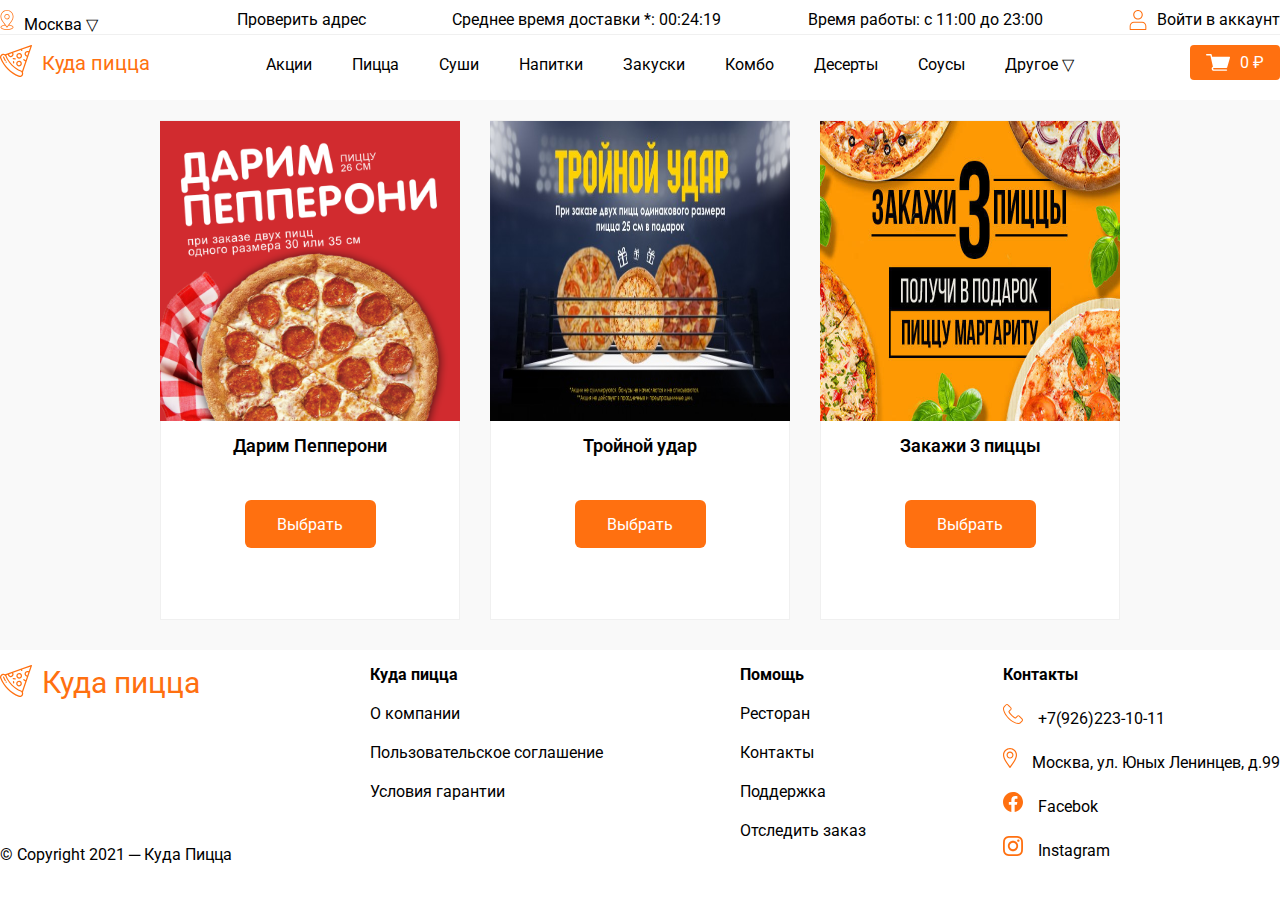
<file: Stocks/stocks.html>
<!DOCTYPE html>
<html lang="en">

<head>
    <meta charset="UTF-8">
    <meta name="viewport" content="width=device-width, initial-scale=1.0">
    <title>Акции</title>
    <link rel="preconnect" href="https://fonts.googleapis.com">
    <link rel="preconnect" href="https://fonts.gstatic.com" crossorigin>
    <link
        href="https://fonts.googleapis.com/css2?family=Roboto:ital,wght@0,100;0,300;0,400;0,500;0,700;0,900;1,100;1,300;1,400;1,500;1,700;1,900&display=swap"
        rel="stylesheet">
    <link rel="stylesheet" href="./stocks.css">
</head>

<body>
    <div class="wrapper">
        <header class="header">
            <div class="headerTop">
                <div class="navMenuTop">
                    <ul class="navMenuOneTop ">
                        <li><a href="#">
                                <img src="../img/indicatorTop.svg" alt="">Москва &bigtriangledown;</a>
                            <ul>
                                <li><a href="#">Ростов-на-Дону</a></li>
                                <li><a href="#">Таганрог</a></li>
                                <li><a href="#">Санкт Петербург</a></li>
                                <li><a href="#">Владивосток</a></li>
                            </ul>
                        </li>
                    </ul>
                </div>
                <div><a href="#">Проверить адрес</a></div>
                <div>Среднее время доставки &ast;: <span>00:24:19</span></div>
                <div>Время работы: с 11:00 до 23:00</div>
                <div>
                    <button class="navBtmTop" id="open-modal-btn">
                        <img src="../img/btmTop.svg" alt="">
                        <p>Войти в аккаунт</p>
                    </button>
                </div>
            </div>
            <div class="headerBottom">
                <a href="../index.html">
                    <div class="navLogo">
                        <div class="logoImg">
                            <img src="../img/logo.svg" alt="Пицца">
                        </div>
                        <div class="navName">Куда пицца</div>
                    </div>
                </a>
                <div class="navMenu">
                    <ul class="navMenuOne">
                        <li><a href="../Stocks/stocks.html">Акции</a></li>
                        <li><a href="../pizza/pizza.html">Пицца</a></li>
                        <li><a href="../sushi/sushi.html">Суши</a></li>
                        <li><a href="../drinks/drinks.html">Напитки</a></li>
                        <li><a href="../snacks/snacks.html">Закуски</a></li>
                        <li><a href="../combo/combo.html">Комбо</a></li>
                        <li><a href="../dessert/dessert.html">Десерты</a></li>
                        <li><a href="../sauce/sauce.html">Соусы</a></li>
                        <li><a href="#">Другое &bigtriangledown;</a>
                            <ul class="navMenuTwo">
                                <li><a href="./stocks.html">Акции</a></li>
                                <li><a href="#">О компании</a></li>
                                <li><a href="#">Пользовательское соглашение</a></li>
                                <li><a href="#">Условия гарантии</a></li>
                                <li><a href="#">Ресторан</a></li>
                                <li><a href="#">Контакты</a></li>
                                <li><a href="#">Поддержка</a></li>
                                <li><a href="#">Отследить заказ</a></li>
                            </ul>
                        </li>
                    </ul>
                </div>
                <div class="navBasket btmAnimation">
                    <button class="navBtm ">
                        <img src="../img/backet.svg" alt="корзина">
                        <p class="navText">0 &#8381;</p>
                    </button>
                </div>

            </div>


        </header>

        <main class="main">
            <div class="contentBlok">
                <div class="content">
                    <div class="imgContent">
                        <!-- <div class="hit">хит</div> -->
                        <img src="../Stocks/img/stocks1.png" alt="">
                    </div>
                    <div class="contentName">Дарим Пепперони</div>
                    <!-- <div class="contentDescription">Семга, рис соус унаги, креветка, авокадо, чипсы
                    </div> -->
                    <div class="buyContent btmAnimation ">
                        <button class="btnContent">Выбрать</button>
                        <!-- <div class="price">475 &#8381; </div> -->
                    </div>
                </div>
                <div class="content">
                    <div class="imgContent">
                        <!-- <div class="hit">хит</div> -->
                        <img src="../Stocks/img/stocks2.jpg" alt="">
                    </div>
                    <div class="contentName">Тройной удар</div>
                    <!-- <div class="contentDescription">Сливочный сыр, семга татаки с тростниковым сахаром, соус унаги
                    </div> -->
                    <div class="buyContent btmAnimation ">
                        <button class="btnContent">Выбрать</button>
                        <!-- <div class="price">395 &#8381; </div> -->
                    </div>
                </div>
                <div class="content">
                    <div class="imgContent">
                        <img src="../Stocks/img/stocks3.jpg" alt="">
                        <!-- <div class="hit">хит</div> -->
                    </div>
                    <div class="contentName">Закажи 3 пиццы</div>
                    <!-- <div class="contentDescription">Действительно много семги, сливочный сыр, огурец, рис, н...
                    </div> -->
                    <div class="buyContent btmAnimation ">
                        <button class="btnContent btmAnimation ">Выбрать</button>
                        <!-- <div class="price">425 &#8381; </div> -->
                    </div>
                </div>
                <!-- <div class="content">
                    <div class="imgContent">
                        <img src="/img/imgContent/TigrMama.svg" alt="">
                        <div class="hit">хит</div>
                    </div>
                    <div class="contentName">игр</div>
                    <div class="contentDescription">Тигровая креветка, огурец, авокадо, соус Айоли, рис, ик...
                    </div>
                    <div class="buyContent btmAnimation ">
                        <button class="btnContent btmAnimation ">Выбрать</button>
                        <div class="price">525 &#8381; </div>
                    </div>
                </div>
                <div class="content">
                    <div class="imgContent">
                        <img src="/img/imgContent/TigrMama.svg" alt="">
                        
                    </div>
                    <div class="contentName">Тигр</div>
                    <div class="contentDescription">Тигровая креветка, огурец, авокадо, соус Айоли, рис, ик...
                    </div>
                    <div class="buyContent btmAnimation ">
                        <button class="btnContent">Выбрать</button>
                        <div class="price">525 &#8381; </div>
                    </div>
                </div>
                <div class="content">
                    <div class="imgContent">
                        <img src="/img/imgContent/SuperFilodelfia.svg" alt="">
                        <div class="hit">хит</div>
                    </div>
                    <div class="contentName">Супе </div>
                    <div class="contentDescription">Действительно много семги, сливочный сыр, огурец, рис, н...
                    </div>
                    <div class="buyContent btmAnimation ">
                        <button class="btnContent">Выбрать</button>
                        <div class="price">425 &#8381; </div>
                    </div>
                </div>
                <div class="content">
                    <div class="imgContent">
                        <img src="/img/imgContent/FilodelfiaKranc.svg" alt="">
                       
                    </div>
                    <div class="contentName">Ф кранч</div>
                    <div class="contentDescription">Семга, рис, сыр креметто, соус унаги, креветка, авокадо, чип...
                    </div>
                    <div class="buyContent btmAnimation ">
                        <button class="btnContent btmAnimation ">Выбрать</button>
                        <div class="price">475 &#8381; </div>
                    </div>
                </div>
                <div class="content">
                    <div class="imgContent">
                        <img src="/img/imgContent/FilodelfiaKremBrule.svg" alt="">
                        <div class="hit">хит</div>
                    </div>
                    <div class="contentName">Филальфия кре</div>
                    <div class="contentDescription">Сливочный сыр, семга татаки с тростниковым сахаром, соус у...
                    </div>
                    <div class="buyContent btmAnimation ">
                        <button class="btnContent">Выбрать</button>
                        <div class="price">395 &#8381; </div>
                    </div>
                </div> -->

            </div>
        </main>


        <footer class="footer">

            <div class="footerLogo footerColoms">
                <a href="../index.html">
                    <div class="footerImg">
                        <img src="../img/logo.svg" alt="Пицца">
                    </div>
                    <div class="footerName">Куда пицца</div>
                </a>
                <div class="footerLaw">&COPY; Copyright 2021 &boxh; Куда Пицца</div>
            </div>

            <div class="footerNameTwo footerColoms">
                <h3>Куда пицца</h3>
                <ul>
                    <li><a href="#">О компании</a></li>
                    <li><a href="#">Пользовательское соглашение</a></li>
                    <li><a href="#">Условия гарантии</a></li>
                </ul>
            </div>


            <div class="footerNameThree footerColoms">
                <h3>Помощь</h3>
                <ul>
                    <li><a href="#">Ресторан</a></li>
                    <li><a href="#">Контакты</a></li>
                    <li><a href="#">Поддержка</a></li>
                    <li><a href="#">Отследить заказ</a></li>
                </ul>
            </div>


            <div class="footerNameFour footerColoms">
                <h3>Контакты</h3>
                <ul>
                    <li><a href="#"><img class="footerImgFour" src="../img/telefon.svg" alt="">+7(926)223-10-11</a></li>
                    <li><a href="#"><img class="footerImgFour" src="../img/indicator.svg" alt="">Москва, ул. Юных
                            Ленинцев, д.99</a></li>
                    <li><a href="#"><img class="footerImgFour" src="../img/facebok.svg" alt="">Facebok</a></li>
                    <li><a href="#"><img class="footerImgFour" src="../img/instagram.svg" alt="">Instagram</a></li>
                </ul>
            </div>


        </footer>
    </div>

</body>

</html>
</file>
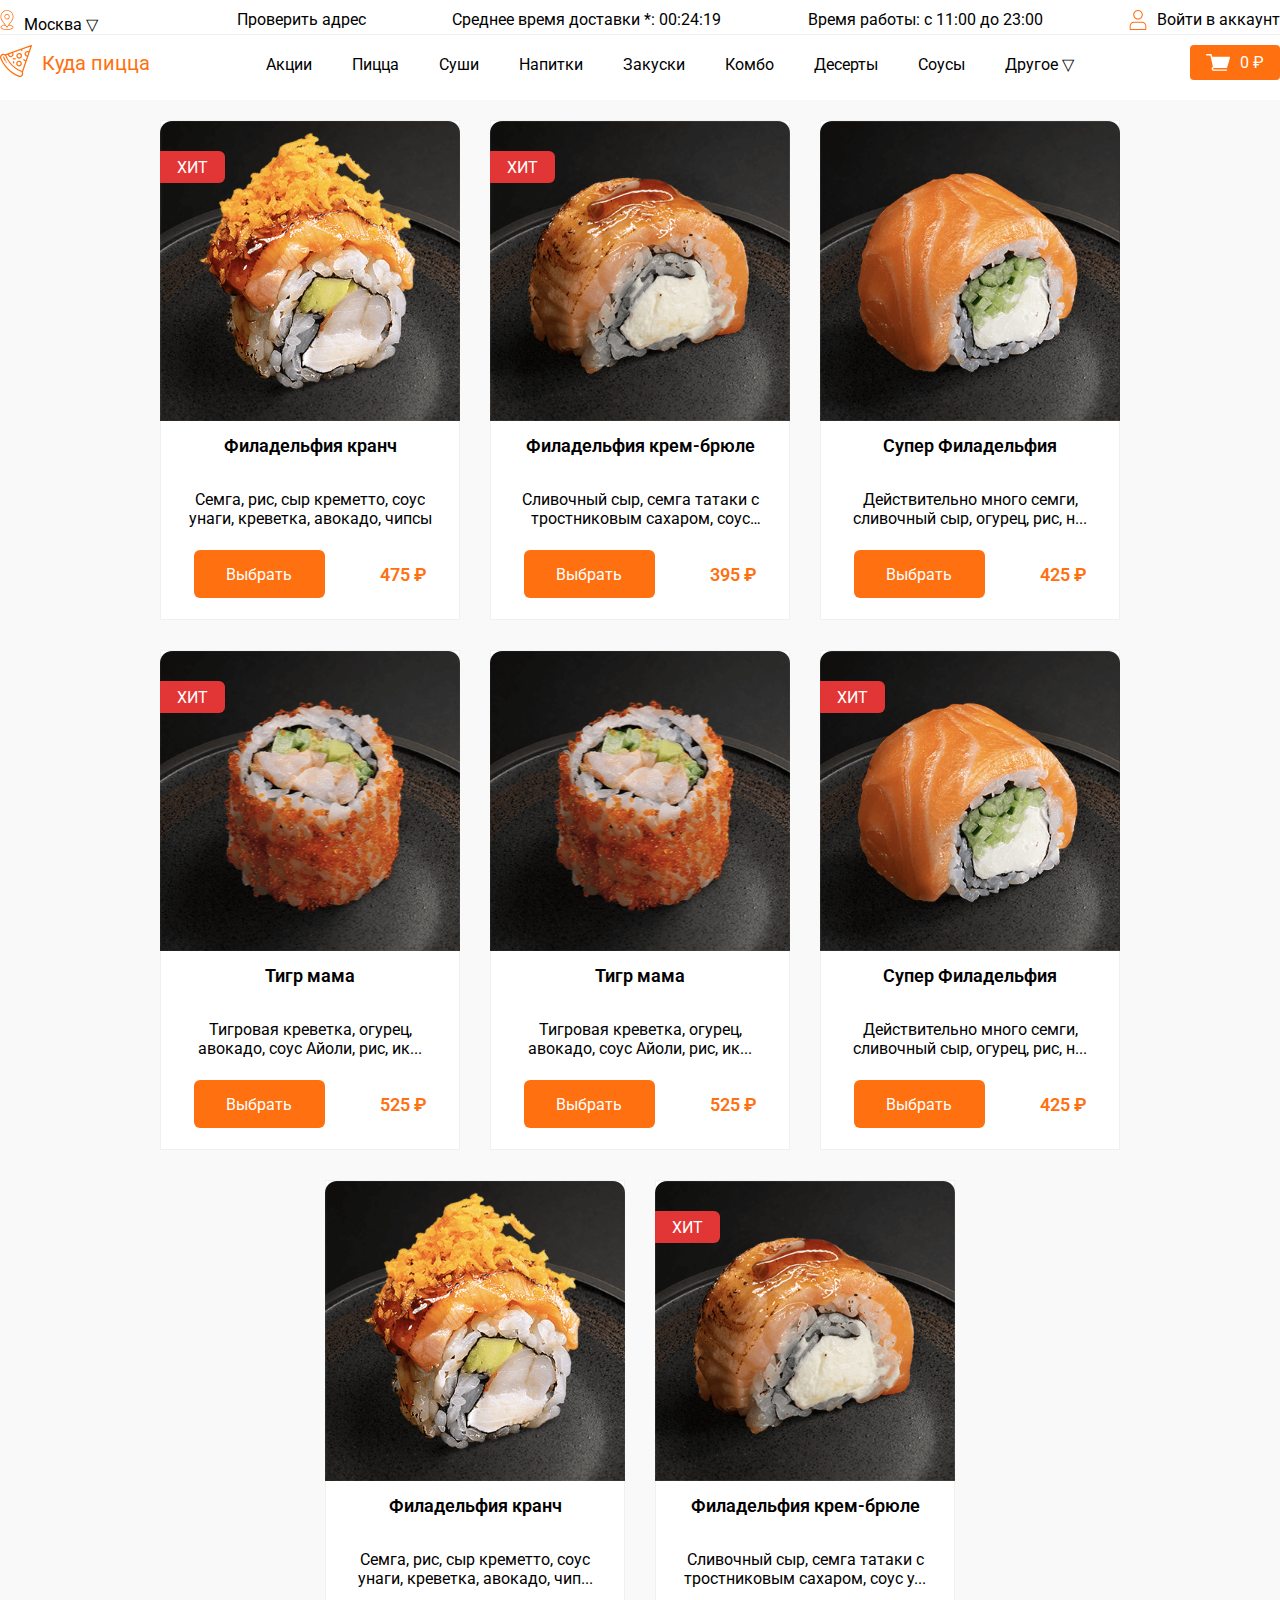
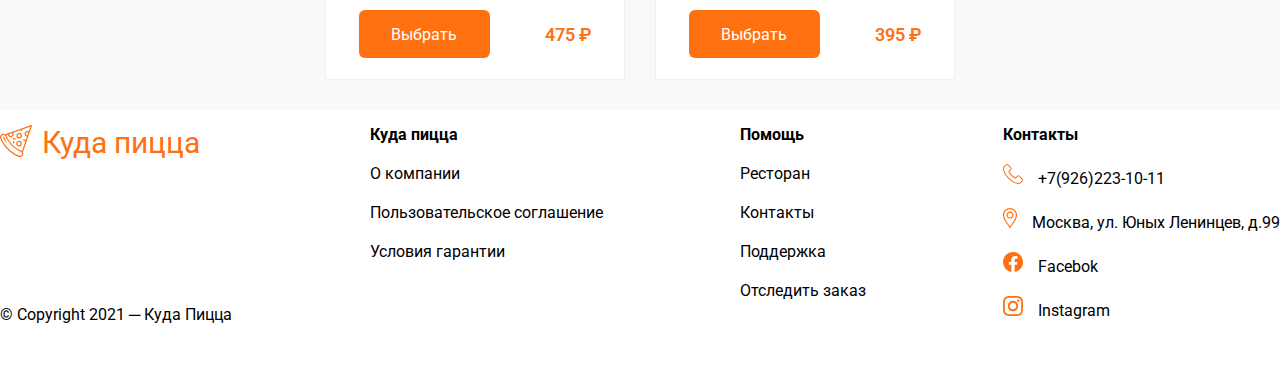
<file: sushi/sushi.html>
<!DOCTYPE html>
<html lang="en">
<head>
    <meta charset="UTF-8">
    <meta name="viewport" content="width=device-width, initial-scale=1.0">
    <title>Суши</title>
    <link rel="stylesheet" href="../sushi/sushi.css">
    <link rel="preconnect" href="https://fonts.googleapis.com">
    <link rel="preconnect" href="https://fonts.gstatic.com" crossorigin>
    <link
        href="https://fonts.googleapis.com/css2?family=Roboto:ital,wght@0,100;0,300;0,400;0,500;0,700;0,900;1,100;1,300;1,400;1,500;1,700;1,900&display=swap"
        rel="stylesheet">

</head>
<body>
    <div class="wrapper">
        <header class="header">
            <div class="headerTop">
                <div class="navMenuTop">
                    <ul class="navMenuOneTop ">
                        <li><a href="#">
                                <img src="../img/indicatorTop.svg" alt="">Москва &bigtriangledown;</a>
                            <ul>
                                <li><a href="#">Ростов-на-Дону</a></li>
                                <li><a href="#">Таганрог</a></li>
                                <li><a href="#">Санкт Петербург</a></li>
                                <li><a href="#">Владивосток</a></li>
                            </ul>
                        </li>
                    </ul>
                </div>
                <div><a href="#">Проверить адрес</a></div>
                <div>Среднее время доставки &ast;: <span>00:24:19</span></div>
                <div>Время работы: с 11:00 до 23:00</div>
                <div>
                    <button class="navBtmTop" id="open-modal-btn">
                        <img src="../img/btmTop.svg" alt="">
                        <p>Войти в аккаунт</p>
                    </button>
                </div>
            </div>
            <div class="headerBottom">
                <a href="../index.html">
                    <div class="navLogo">
                        <div class="logoImg">
                            <img src="../img/logo.svg" alt="Пицца">
                        </div>
                        <div class="navName">Куда пицца</div>
                    </div>

                </a>
                <div class="navMenu">
                    <ul class="navMenuOne">
                        <li><a href="../Stocks/stocks.html">Акции</a></li>
                        <li><a href="../pizza/pizza.html">Пицца</a></li>
                        <li><a href="../sushi/sushi.html">Суши</a></li>
                        <li><a href="../drinks/drinks.html">Напитки</a></li>
                        <li><a href="../snacks/snacks.html">Закуски</a></li>
                        <li><a href="../combo/combo.html">Комбо</a></li>
                        <li><a href="../dessert/dessert.html">Десерты</a></li>
                        <li><a href="../sauce/sauce.html">Соусы</a></li>
                        <li><a href="#">Другое &bigtriangledown;</a>
                            <ul class="navMenuTwo">
                                <li><a href="#">Акции</a></li>
                                <li><a href="#">О компании</a></li>
                                <li><a href="#">Пользовательское соглашение</a></li>
                                <li><a href="#">Условия гарантии</a></li>
                                <li><a href="#">Ресторан</a></li>
                                <li><a href="#">Контакты</a></li>
                                <li><a href="#">Поддержка</a></li>
                                <li><a href="#">Отследить заказ</a></li>
                            </ul>
                        </li>
                    </ul>
                </div>
                <div class="navBasket btmAnimation">
                    <button class="navBtm ">
                        <img src="../img/backet.svg" alt="корзина">
                        <p class="navText">0 &#8381;</p>
                    </button>
                </div>
            </div>        
        </header>


        <main class="main">
            <div class="contentBlok">
                <div class="content">
                    <div class="imgContent">
                        <div class="hit">хит</div>
                        <img src="../img/imgContent/FilodelfiaKranc.svg" alt="">
                    </div>
                    <div class="contentName">Филадельфия кранч</div>
                    <div class="contentDescription">Семга, рис, сыр креметто, соус унаги, креветка, авокадо, чипсы
                    </div>
                    <div class="buyContent btmAnimation ">
                        <button class="btnContent">Выбрать</button>
                        <div class="price">475 &#8381; </div>
                    </div>
                </div>
                <div class="content">
                    <div class="imgContent">
                        <div class="hit">хит</div>
                        <img src="../img/imgContent/FilodelfiaKremBrule.svg" alt="">
                    </div>
                    <div class="contentName">Филадельфия крем-брюле</div>
                    <div class="contentDescription">Сливочный сыр, семга татаки с тростниковым сахаром, соус унаги
                    </div>
                    <div class="buyContent btmAnimation ">
                        <button class="btnContent">Выбрать</button>
                        <div class="price">395 &#8381; </div>
                    </div>
                </div>
                <div class="content">
                    <div class="imgContent">
                        <img src="../img/imgContent/SuperFilodelfia.svg" alt="">
                        <!-- <div class="hit">хит</div> -->
                    </div>
                    <div class="contentName">Супер Филадельфия</div>
                    <div class="contentDescription">Действительно много семги, сливочный сыр, огурец, рис, н...
                    </div>
                    <div class="buyContent btmAnimation ">
                        <button class="btnContent btmAnimation ">Выбрать</button>
                        <div class="price">425 &#8381; </div>
                    </div>
                </div>
                <div class="content">
                    <div class="imgContent">
                        <img src="../img/imgContent/TigrMama.svg" alt="">
                        <div class="hit">хит</div>
                    </div>
                    <div class="contentName">Тигр мама</div>
                    <div class="contentDescription">Тигровая креветка, огурец, авокадо, соус Айоли, рис, ик...
                    </div>
                    <div class="buyContent btmAnimation ">
                        <button class="btnContent btmAnimation ">Выбрать</button>
                        <div class="price">525 &#8381; </div>
                    </div>
                </div>
                <div class="content">
                    <div class="imgContent">
                        <img src="../img/imgContent/TigrMama.svg" alt="">
                        <!-- <div class="hit">хит</div> -->
                    </div>
                    <div class="contentName">Тигр мама</div>
                    <div class="contentDescription">Тигровая креветка, огурец, авокадо, соус Айоли, рис, ик...
                    </div>
                    <div class="buyContent btmAnimation ">
                        <button class="btnContent">Выбрать</button>
                        <div class="price">525 &#8381; </div>
                    </div>
                </div>
                <div class="content">
                    <div class="imgContent">
                        <img src="../img/imgContent/SuperFilodelfia.svg" alt="">
                        <div class="hit">хит</div>
                    </div>
                    <div class="contentName">Супер Филадельфия</div>
                    <div class="contentDescription">Действительно много семги, сливочный сыр, огурец, рис, н...
                    </div>
                    <div class="buyContent btmAnimation ">
                        <button class="btnContent">Выбрать</button>
                        <div class="price">425 &#8381; </div>
                    </div>
                </div>
                <div class="content">
                    <div class="imgContent">
                        <img src="../img/imgContent/FilodelfiaKranc.svg" alt="">
                        <!-- <div class="hit">хит</div> -->
                    </div>
                    <div class="contentName">Филадельфия кранч</div>
                    <div class="contentDescription">Семга, рис, сыр креметто, соус унаги, креветка, авокадо, чип...
                    </div>
                    <div class="buyContent btmAnimation ">
                        <button class="btnContent btmAnimation ">Выбрать</button>
                        <div class="price">475 &#8381; </div>
                    </div>
                </div>
                <div class="content">
                    <div class="imgContent">
                        <img src="../img/imgContent/FilodelfiaKremBrule.svg" alt="">
                        <div class="hit">хит</div>
                    </div>
                    <div class="contentName">Филадельфия крем-брюле</div>
                    <div class="contentDescription">Сливочный сыр, семга татаки с тростниковым сахаром, соус у...
                    </div>
                    <div class="buyContent btmAnimation ">
                        <button class="btnContent">Выбрать</button>
                        <div class="price">395 &#8381; </div>
                    </div>
                </div>

            </div>
        </main>

        <footer class="footer">

            <div class="footerLogo footerColoms">
                <a href="../index.html">
                    <div class="footerImg">
                        <img src="../img/logo.svg" alt="Пицца">
                    </div>
                    <div class="footerName">Куда пицца</div>
                </a>
                <div class="footerLaw">&COPY; Copyright 2021 &boxh; Куда Пицца</div>
            </div>

            <div class="footerNameTwo footerColoms">
                <h3>Куда пицца</h3>
                <ul>
                    <li><a href="#">О компании</a></li>
                    <li><a href="#">Пользовательское соглашение</a></li>
                    <li><a href="#">Условия гарантии</a></li>
                </ul>
            </div>


            <div class="footerNameThree footerColoms">
                <h3>Помощь</h3>
                <ul>
                    <li><a href="#">Ресторан</a></li>
                    <li><a href="#">Контакты</a></li>
                    <li><a href="#">Поддержка</a></li>
                    <li><a href="#">Отследить заказ</a></li>
                </ul>
            </div>


            <div class="footerNameFour footerColoms">
                <h3>Контакты</h3>
                <ul>
                    <li><a href="#"><img class="footerImgFour" src="../img/telefon.svg" alt="">+7(926)223-10-11</a></li>
                    <li><a href="#"><img class="footerImgFour" src="../img/indicator.svg" alt="">Москва, ул. Юных
                            Ленинцев, д.99</a></li>
                    <li><a href="#"><img class="footerImgFour" src="../img/facebok.svg" alt="">Facebok</a></li>
                    <li><a href="#"><img class="footerImgFour" src="../img/instagram.svg" alt="">Instagram</a></li>
                </ul>
            </div>


        </footer>
    </div>
    
</body>
</html>
</file>
<file: style.css>
* {
    padding: 0;
    margin: 0;
    box-sizing: border-box;
    text-decoration: none;
    list-style-type: none;
    font-size: 16px;
    font-family: "Roboto", sans-serif;

    a {
        color: black;
    }

    input {
        border: none;
    }

    button {
        border: none;
        background-color: transparent;
    }
}

html,
body {
    background-color: #F9F9F9;
    height: 100%;

}

.wrapper {
    min-height: 100%;
    display: flex;
    flex-direction: column;
    max-width: 1290px;
    margin: 0 auto;

}


/* header */
.header {
    background: #FFFFFF;
    position: sticky;
    top: 0;
    z-index: 100;
    padding-top: 10px;

}

/* верхний header */

.headerTop {
    /* height: 30px; */
    display: flex;
    justify-content: space-between;
    padding: 0px 15px;
}

.navMenuTop {
    width: 150px;
    display: flex;
    align-items: center;
}

.navMenuOneTop li a img {
    padding-right: 10px;
}

.navMenuOneTop li ul {
    display: none;
    position: absolute;
    width: 200px;
    background: rgba(179, 174, 174, 0.692);
    left: 0;
    top: 39px;

}

.navMenuOneTop li:hover>ul {
    display: initial;
}

.navMenuOneTop li a:hover {
    background-color: #FF7010;
    color: white;
    border-radius: 4px;
    padding: 5px;

}


.navMenuOneTop li ul li {
    width: 100%;
    padding: 10px;
}

.navBtmTop {
    display: flex;
    border: none;
    cursor: pointer;
}

.navBtmTop img {
    padding-right: 10px;
}

/*  */



/* нижний header */
.headerBottom {
    display: flex;
    justify-content: space-between;
    padding: 10px 15px 0px 15px;
    border-top: 1px solid #F0F0F0;

}

.navLogo {
    display: flex;
    align-items: center;
}

.navName {
    padding-left: 10px;
    font-size: 20px;
    color: #FF7010;
   min-width: 120px;
}

.navMenuOne {
    font-size: 16px;
    display: flex;
    width: 100%;
    justify-content: space-evenly;
}


.navMenuTwo {
    position: absolute;
    width: 200px;
    background: rgba(179, 174, 174, 0.692);
    display: none;
    margin-top: 40px;
    text-align: center;
}

.navMenuTwo li {
    width: 100%;
}

.navMenuOne li:hover>ul {
    display: initial;
}

.navMenuOne li a {
    text-decoration: none;
    color: black;
    display: block;
    padding: 10px 5px 10px 5px;

}

.navMenuOne li {
    position: relative;
    /* float: left; */
    /* padding: 0px 5px; */
    display: flex;
    justify-content: space-around;
}

.navMenuOne li a:hover {
    background-color: #FF7010;
    color: white;
    border-radius: 4px;
}

.navBtm {
    display: flex;
    background-color: #FF7010;
    border: none;
    padding: 8px 16px 8px 16px;
    border-radius: 4px;
    cursor: pointer;
    min-width: 90px;
}

.navText {
    color: white;
    padding-left: 10px;
}

/*  */


/* модальное окно */
.modal {
    position: fixed;
    left: 0;
    top: 0;
    width: 100%;
    height: 100vh;
    z-index: 999999;
    background-color: rgba(0, 0, 0, .8);
    backdrop-filter: blur(5px);

    display: grid;
    align-items: center;
    justify-content: center;
    visibility: hidden;
    opacity: 0;
    transition: opacity .4s, visibility .4s;
}

.modal__box {
    position: relative;
    width: 850px;
    padding: 45px;
    z-index: 1;
    margin: 30px 15px;
    background-color: #F9F9F9;
    transform: scale(0);
    transition: transform .8s;
    display: flex;
    flex-direction: column;
    justify-content: center;
    align-items: center;
    /* gap: 15px; */
    border-radius: 24px;

}


.modal.open {
    visibility: visible;
    opacity: 1;
}

.modal.open .modal__box {
    transform: scale(1);
}

.modal__close-btn {
    position: absolute;
    top: 8px;
    right: 8px;
    border: none;
    background-color: transparent;
    padding: 5px;
}

.modal__close-btn img {
    width: 40px;
}

.modal__close-btn:hover {
    cursor: pointer;
}

.modal__box h2 {
    max-width: 320px;
    font-size: 32px;
    font-weight: 600;
}

.modalText {
    max-width: 320px;
    text-align: center;
}

.modalTextTel {
    width: 320px;
}

.modalTextTel p {
    color: #A5A5A5;
    padding: 10px;
    font-size: 14px;
}

.modalTextTel input {
    padding: 10px;
    display: block;
    width: 100%;
}

.modalBtn {
    width: 320px;
    background-color: #FF7010;
    padding: 10px 0px 10px 0px;
    border-radius: 6px;
    color: #F0F0F0;
}

.modalBtn :hover {
    cursor: pointer;
}

.modalTextInformation {
    max-width: 320px;
    color: #A5A5A5;
    text-align: center;
    font-size: 14px;

}

/*  */





/* main */
main {
    flex-grow: 1;
}

/* .contentBlok {
    padding-top: 20px;
    justify-content: center;
} */

/*  */
/* слайдер */

.controls {
    margin-block-end: 20px;

}

.button {
    cursor: pointer;
    user-select: none;
}

.button-radio {
    background-color: transparent;
    margin: 0;
    padding: 0;
    inline-size: 15px;
    block-size: 15px;
    border-radius: 50%;
    border: 1px solid #FF7010;
}

.button-radio+.button-radio {
    margin-inline-start: 12px;
}

.button-radio.active {
    background-color: #FF7010;
    pointer-events: none;
}

.button-radio:focus-visible {
    outline: 3px solid white;
    outline-offset: -1px;
}

.button-prev,
.button-next {
    position: absolute;
    inset-block-start: 50%;
    transform: translateY(-50%);
    border: none;
    inline-size: 30px;
    block-size: 42px;
    background-color: transparent;
    background-repeat: no-repeat;
    background-size: contain;
}

.button-prev[aria-disabled="true"],
.button-next[aria-disabled="true"] {
    opacity: 0.5;
    pointer-events: none;
}

.button-prev {
    inset-inline-start: -50px;
    background-image: url(./img/1904658-arrow-arrow-left-change-direction-left-next-undo_122508.svg);
}

.button-next {
    inset-inline-end: -50px;
    transform: translateY(-50%) rotateY(180deg);
    transform-origin: center;
    background-image: url(./img/1904658-arrow-arrow-left-change-direction-left-next-undo_122508.svg);
}

.slide-img {
    display: block;
    inline-size: 100%;
    block-size: 300px;
    max-block-size: 300px;
    background-size: cover;
    background-position: center;
    background-repeat: no-repeat;
}

.sliderCon {
    display: flex;
    justify-content: center;
    padding-top: 20px;
    margin: 0px 50px;
}

.slider {
    display: flex;
    flex-direction: column;
    align-items: center;
    max-inline-size: 600px;
    inline-size: 100%;
    position: relative;
}

.slides {
    inline-size: 100%;
}

.slide {
    display: none;
    text-align: center;
}

.slide--active {
    display: block;
}




/*  */
/* Проверка адреса main */
.address {
    display: flex;
    justify-content: space-around;
    height: 80px;
    align-items: center;
    background: #FFFFFF;
    border-radius: 8px;
    margin-top: 10px;
    padding: 0px 15px;
    max-width: 1290px;
    width: 100%;

}

.addressText {
    font-size: 18px;
    min-width: 250px;
}

.addressInput {
    display: flex;
    max-width: 783px;
    width: 100%;
    height: 48px;
    border: 1px solid #F0F0F0;
    border-radius: 6px;
    padding-left: 10px;
}

.addressInput img {
    width: 20px;
    margin-right: 10px;
}

.addressInput input {
    width: 100%;
    display: block;
}

.addressBtm {
    display: flex;
    justify-content: center;
    align-items: center;
    width: 150px;
    height: 48px;
    background-color: #FF7010;
    border-radius: 6px;
    cursor: pointer;
    color: #FFFFFF;

}

/*  */



/* Название раздела*/
.nameContent {
    display: flex;
    justify-content: space-between;
    align-items: center;
    padding: 20px 15px 0px 15px;
}

.nameContentText {
    font-size: 48px;
    font-weight: 600;
}

.btnFilter {
    width: 126px;
    height: 40px;
    background-color: #FFFFFF;
    border: 1px solid #F0F0F0;
    border-radius: 6px;
    cursor: pointer;
}

.btnFilter img {
    padding-right: 15px;

}

/*  */
/* content */
.contentBlok {
    padding-top: 20px;
    display: flex;
    flex-wrap: wrap;
    gap: 30px;
}

.content {
    width: 300px;
    height: 500px;
    background-color: #FFFFFF;
    border: 1px solid #F0F0F0;
    display: flex;
    flex-direction: column;
    align-items: center;

}

.imgContent {
    position: relative;

}

.imgContent img {
    width: 300px;
    height: 300px;

}

.animationImg {
    border-radius: 50%;
    animation-name: rotation;
    animation-duration: 10s;
    animation-iteration-count: infinite;
    animation-timing-function: linear;
}

@keyframes rotation {
    0% {
        transform: rotate(0deg);
    }

    100% {
        transform: rotate(360deg);
    }
}

.hit {
    position: absolute;
    width: 65px;
    height: 32px;
    background: #E23535;
    text-transform: uppercase;
    color: #FFFFFF;
    border-radius: 0px 6px 6px 0px;
    top: 30px;
    display: flex;
    align-items: center;
    justify-content: center;
    z-index: 2;
}

.contentName {
    width: 260px;
    height: 55px;
    font-size: 18px;
    font-weight: 600;
    text-align: center;
    padding-top: 10px;
}

.contentDescription {
    width: 260px;
    height: 50px;
    text-align: center;
    padding-top: 10px;
    display: -webkit-box;
    -webkit-line-clamp: 2;
    -webkit-box-orient: vertical;
    overflow: hidden;
}

.buyContent {
    display: flex;
    align-items: center;
    padding-top: 20px;
    gap: 55px;
}

.btnContent {
    width: 131px;
    height: 48px;
    background-color: #FF7010;
    color: #FFFFFF;
    border-radius: 6px;
    cursor: pointer;
}

.price {
    font-size: 18px;
    font-weight: 600;
    color: #FF7010;
}

.btmAnimation :hover {
    transform: scale(1.2);
}


/* footer */

.footer {
    margin-top: 30px;
    max-width: 1290px;
    height: 260px;
    display: flex;
    align-items: center;
    justify-content: space-between;
    background-color: #FFFFFF;

}

.footerColoms {
    height: 230px;
    vertical-align: middle;
}

.footerImg {
    float: left;
    padding-right: 10px;
}

.footerLaw {
    padding-top: 145px;
}

.footerName {
    font-size: 30px;
    padding-left: 15px;
    color: #FF7010;
}

.footerNameTwo ul li {
    padding-top: 20px;
}

.footerNameThree ul li {
    padding-top: 20px;
}

.footerImgFour {
    padding-right: 15px;
}

.footerNameFour ul li {
    padding-top: 20px;
}

.footerColoms ul li a:hover {
    color: #FF7010;
}

/* @media (min-width: 1024px) {
    .headerTop {
        padding: 0px 10px;
    }
    .navMenu{
        display: flex;
        gap: 10px;
    }

   
     

    .nameContent {
        padding: 0px 15px;
    }
} */
</file>
<file: snacks/snacks.css>
* {
    padding: 0;
    margin: 0;
    box-sizing: border-box;
    text-decoration: none;
    list-style-type: none;
    font-size: 16px;
    font-family: "Roboto", sans-serif;

    a {
        color: black;
    }

    input {
        border: none;
    }

    button {
        border: none;
        background-color: transparent;
    }
}

html,
body {
    background-color: #F9F9F9;
    height: 100%;

}

.wrapper {
    min-height: 100%;
    display: flex;
    flex-direction: column;
    max-width: 1290px;
    margin: 0 auto;

}


/* header */
.header {
    height: 100px;
    background: #FFFFFF;
    position: sticky;
    top: 0;
    z-index: 100;
    padding-top: 10px;

}

/* верхний header */

.headerTop {
    /* height: 30px; */
    display: flex;
    justify-content: space-between;
}

.navMenuTop {
    width: 150px;
    display: flex;
    align-items: center;
}

.navMenuOneTop li a img {
    padding-right: 10px;
}

.navMenuOneTop li ul {
    display: none;
    position: absolute;
    width: 200px;
    background: rgba(179, 174, 174, 0.692);
    left: 0;
    top: 39px;

}

.navMenuOneTop li:hover>ul {
    display: initial;
}

.navMenuOneTop li a:hover {
    background-color: #FF7010;
    color: white;
    border-radius: 4px;
    padding: 5px;

}


.navMenuOneTop li ul li {
    width: 100%;
    padding: 10px;
}

.navBtmTop {
    display: flex;
    border: none;
    cursor: pointer;
}

.navBtmTop img {
    padding-right: 10px;
}

/*  */



/* нижний header */
.headerBottom {
    display: flex;
    justify-content: space-between;
    padding-top: 10px;
    border-top: 1px solid #F0F0F0;

}

.navLogo {
    display: flex;
    align-items: center;
}

.navName {
    padding-left: 10px;
    font-size: 20px;
    color: #FF7010;
}

.navMenu {
    font-size: 16px;
    display: flex;
    gap: 20px;
}


.navMenuTwo {
    position: absolute;
    width: 200px;
    background: rgba(179, 174, 174, 0.692);
    display: none;
}

.navMenuTwo li {
    width: 100%;
}

.navMenuOne li:hover>ul {
    display: initial;
}

.navMenuOne li a {
    text-decoration: none;
    color: black;
    display: block;
    padding: 10px 5px 10px 5px;

}

.navMenuOne li {
    position: relative;
    float: left;
    padding: 0px 15px;
}

.navMenuOne li a:hover {
    background-color: #FF7010;
    color: white;
    border-radius: 4px;
}

.navBtm {
    display: flex;
    background-color: #FF7010;
    border: none;
    padding: 8px 16px 8px 16px;
    border-radius: 4px;
    cursor: pointer;
}

.navText {
    color: white;
    padding-left: 10px;
}

/*  */

/* main */
main {
    flex-grow: 1;
}

.contentBlok {
    padding-top: 20px;
    justify-content: center;
}

/*  */

/* content */
.contentBlok {
    padding-top: 20px;
    display: flex;
    flex-wrap: wrap;
    gap: 30px;
}

.content {
    width: 300px;
    height: 500px;
    background-color: #FFFFFF;
    border: 1px solid #F0F0F0;
    display: flex;
    flex-direction: column;
    align-items: center;

}

.imgContent {
    position: relative;

}

.imgContent img {
    width: 300px;
    height: 300px;

}



.hit {
    position: absolute;
    width: 65px;
    height: 32px;
    background: #E23535;
    text-transform: uppercase;
    color: #FFFFFF;
    border-radius: 0px 6px 6px 0px;
    top: 30px;
    display: flex;
    align-items: center;
    justify-content: center;
    z-index: 2;
}

.contentName {
    width: 260px;
    height: 55px;
    font-size: 18px;
    font-weight: 600;
    text-align: center;
    padding-top: 10px;
}

.contentDescription {
    width: 260px;
    height: 50px;
    text-align: center;
    padding-top: 10px;
    display: -webkit-box;
    -webkit-line-clamp: 2;
    -webkit-box-orient: vertical;
    overflow: hidden;
}

.buyContent {
    display: flex;
    align-items: center;
    padding-top: 20px;
    gap: 55px;
}

.btnContent {
    width: 131px;
    height: 48px;
    background-color: #FF7010;
    color: #FFFFFF;
    border-radius: 6px;
    cursor: pointer;
}

.price {
    font-size: 18px;
    font-weight: 600;
    color: #FF7010;
}

.btmAnimation :hover {
    transform: scale(1.2);
}

/* footer */

.footer {
    margin-top: 30px;
    max-width: 1290px;
    height: 260px;
    display: flex;
    align-items: center;
    justify-content: space-between;
    background-color: #FFFFFF;

}

.footerColoms {
    height: 230px;
    vertical-align: middle;
}

.footerImg {
    float: left;
    padding-right: 10px;
}

.footerLaw {
    padding-top: 145px;
}

.footerName {
    font-size: 30px;
    padding-left: 15px;
    color: #FF7010;
}

.footerNameTwo ul li {
    padding-top: 20px;
}

.footerNameThree ul li {
    padding-top: 20px;
}

.footerImgFour {
    padding-right: 15px;
}

.footerNameFour ul li {
    padding-top: 20px;
}

.footerColoms ul li a:hover {
    color: #FF7010;
}
</file>
<file: drinks/drinks.css>
* {
    padding: 0;
    margin: 0;
    box-sizing: border-box;
    text-decoration: none;
    list-style-type: none;
    font-size: 16px;
    font-family: "Roboto", sans-serif;

    a {
        color: black;
    }

    input {
        border: none;
    }

    button {
        border: none;
        background-color: transparent;
    }
}

html,
body {
    background-color: #F9F9F9;
    height: 100%;

}

.wrapper {
    min-height: 100%;
    display: flex;
    flex-direction: column;
    max-width: 1290px;
    margin: 0 auto;

}


/* header */
.header {
    height: 100px;
    background: #FFFFFF;
    position: sticky;
    top: 0;
    z-index: 100;
    padding-top: 10px;

}

/* верхний header */

.headerTop {
    /* height: 30px; */
    display: flex;
    justify-content: space-between;
}

.navMenuTop {
    width: 150px;
    display: flex;
    align-items: center;
}

.navMenuOneTop li a img {
    padding-right: 10px;
}

.navMenuOneTop li ul {
    display: none;
    position: absolute;
    width: 200px;
    background: rgba(179, 174, 174, 0.692);
    left: 0;
    top: 39px;

}

.navMenuOneTop li:hover>ul {
    display: initial;
}

.navMenuOneTop li a:hover {
    background-color: #FF7010;
    color: white;
    border-radius: 4px;
    padding: 5px;

}


.navMenuOneTop li ul li {
    width: 100%;
    padding: 10px;
}

.navBtmTop {
    display: flex;
    border: none;
    cursor: pointer;
}

.navBtmTop img {
    padding-right: 10px;
}

/*  */



/* нижний header */
.headerBottom {
    display: flex;
    justify-content: space-between;
    padding-top: 10px;
    border-top: 1px solid #F0F0F0;

}

.navLogo {
    display: flex;
    align-items: center;
}

.navName {
    padding-left: 10px;
    font-size: 20px;
    color: #FF7010;
}

.navMenu {
    font-size: 16px;
    display: flex;
    gap: 20px;
}


.navMenuTwo {
    position: absolute;
    width: 200px;
    background: rgba(179, 174, 174, 0.692);
    display: none;
}

.navMenuTwo li {
    width: 100%;
}

.navMenuOne li:hover>ul {
    display: initial;
}

.navMenuOne li a {
    text-decoration: none;
    color: black;
    display: block;
    padding: 10px 5px 10px 5px;

}

.navMenuOne li {
    position: relative;
    float: left;
    padding: 0px 15px;
}

.navMenuOne li a:hover {
    background-color: #FF7010;
    color: white;
    border-radius: 4px;
}

.navBtm {
    display: flex;
    background-color: #FF7010;
    border: none;
    padding: 8px 16px 8px 16px;
    border-radius: 4px;
    cursor: pointer;
}

.navText {
    color: white;
    padding-left: 10px;
}

/*  */

/* main */
main {
    flex-grow: 1;
}

.contentBlok {
    padding-top: 20px;
    justify-content: center;
}

/*  */

/* content */
.contentBlok {
    padding-top: 20px;
    display: flex;
    flex-wrap: wrap;
    gap: 30px;
}

.content {
    width: 300px;
    height: 500px;
    background-color: #FFFFFF;
    border: 1px solid #F0F0F0;
    display: flex;
    flex-direction: column;
    align-items: center;

}

.imgContent {
    position: relative;

}

.imgContent img {
    width: 300px;
    height: 300px;

}



.hit {
    position: absolute;
    width: 65px;
    height: 32px;
    background: #E23535;
    text-transform: uppercase;
    color: #FFFFFF;
    border-radius: 0px 6px 6px 0px;
    top: 30px;
    display: flex;
    align-items: center;
    justify-content: center;
    z-index: 2;
}

.contentName {
    width: 260px;
    height: 55px;
    font-size: 18px;
    font-weight: 600;
    text-align: center;
    padding-top: 10px;
}

.contentDescription {
    width: 260px;
    height: 50px;
    text-align: center;
    padding-top: 10px;
    display: -webkit-box;
    -webkit-line-clamp: 2;
    -webkit-box-orient: vertical;
    overflow: hidden;
}

.buyContent {
    display: flex;
    align-items: center;
    padding-top: 20px;
    gap: 55px;
}

.btnContent {
    width: 131px;
    height: 48px;
    background-color: #FF7010;
    color: #FFFFFF;
    border-radius: 6px;
    cursor: pointer;
}

.price {
    font-size: 18px;
    font-weight: 600;
    color: #FF7010;
}

.btmAnimation :hover {
    transform: scale(1.2);
}

/* footer */

.footer {
    margin-top: 30px;
    max-width: 1290px;
    height: 260px;
    display: flex;
    align-items: center;
    justify-content: space-between;
    background-color: #FFFFFF;

}

.footerColoms {
    height: 230px;
    vertical-align: middle;
}

.footerImg {
    float: left;
    padding-right: 10px;
}

.footerLaw {
    padding-top: 145px;
}

.footerName {
    font-size: 30px;
    padding-left: 15px;
    color: #FF7010;
}

.footerNameTwo ul li {
    padding-top: 20px;
}

.footerNameThree ul li {
    padding-top: 20px;
}

.footerImgFour {
    padding-right: 15px;
}

.footerNameFour ul li {
    padding-top: 20px;
}

.footerColoms ul li a:hover {
    color: #FF7010;
}
</file>
<file: pizza/pizza.css>
* {
    padding: 0;
    margin: 0;
    box-sizing: border-box;
    text-decoration: none;
    list-style-type: none;
    font-size: 16px;
    font-family: "Roboto", sans-serif;

    a {
        color: black;
    }

    input {
        border: none;
    }

    button {
        border: none;
        background-color: transparent;
    }
}

html,
body {
    background-color: #F9F9F9;
    height: 100%;

}

.wrapper {
    min-height: 100%;
    display: flex;
    flex-direction: column;
    max-width: 1290px;
    margin: 0 auto;

}


/* header */
.header {
    height: 100px;
    background: #FFFFFF;
    position: sticky;
    top: 0;
    z-index: 100;
    padding-top: 10px;

}

/* верхний header */

.headerTop {
    /* height: 30px; */
    display: flex;
    justify-content: space-between;
}

.navMenuTop {
    width: 150px;
    display: flex;
    align-items: center;
}

.navMenuOneTop li a img {
    padding-right: 10px;
}

.navMenuOneTop li ul {
    display: none;
    position: absolute;
    width: 200px;
    background: rgba(179, 174, 174, 0.692);
    left: 0;
    top: 39px;

}

.navMenuOneTop li:hover>ul {
    display: initial;
}

.navMenuOneTop li a:hover {
    background-color: #FF7010;
    color: white;
    border-radius: 4px;
    padding: 5px;

}


.navMenuOneTop li ul li {
    width: 100%;
    padding: 10px;
}

.navBtmTop {
    display: flex;
    border: none;
    cursor: pointer;
}

.navBtmTop img {
    padding-right: 10px;
}

/*  */



/* нижний header */
.headerBottom {
    display: flex;
    justify-content: space-between;
    padding-top: 10px;
    border-top: 1px solid #F0F0F0;

}

.navLogo {
    display: flex;
    align-items: center;
}

.navName {
    padding-left: 10px;
    font-size: 20px;
    color: #FF7010;
}

.navMenu {
    font-size: 16px;
    display: flex;
    gap: 20px;
}


.navMenuTwo {
    position: absolute;
    width: 200px;
    background: rgba(179, 174, 174, 0.692);
    display: none;
}

.navMenuTwo li {
    width: 100%;
}

.navMenuOne li:hover>ul {
    display: initial;
}

.navMenuOne li a {
    text-decoration: none;
    color: black;
    display: block;
    padding: 10px 5px 10px 5px;

}

.navMenuOne li {
    position: relative;
    float: left;
    padding: 0px 15px;
}

.navMenuOne li a:hover {
    background-color: #FF7010;
    color: white;
    border-radius: 4px;
}

.navBtm {
    display: flex;
    background-color: #FF7010;
    border: none;
    padding: 8px 16px 8px 16px;
    border-radius: 4px;
    cursor: pointer;
}

.navText {
    color: white;
    padding-left: 10px;
}

/*  */

/* main */
main {
    flex-grow: 1;
}

.contentBlok {
    padding-top: 20px;
    justify-content: center;
}

/*  */

/* content */
.contentBlok {
    padding-top: 20px;
    display: flex;
    flex-wrap: wrap;
    gap: 30px;
}

.content {
    width: 300px;
    height: 500px;
    background-color: #FFFFFF;
    border: 1px solid #F0F0F0;
    display: flex;
    flex-direction: column;
    align-items: center;

}

.imgContent {
    position: relative;

}

.imgContent img {
    width: 300px;
    height: 300px;

}



.hit {
    position: absolute;
    width: 65px;
    height: 32px;
    background: #E23535;
    text-transform: uppercase;
    color: #FFFFFF;
    border-radius: 0px 6px 6px 0px;
    top: 30px;
    display: flex;
    align-items: center;
    justify-content: center;
    z-index: 2;
}

.contentName {
    width: 260px;
    height: 55px;
    font-size: 18px;
    font-weight: 600;
    text-align: center;
    padding-top: 10px;
}

.contentDescription {
    width: 260px;
    height: 50px;
    text-align: center;
    padding-top: 10px;
    display: -webkit-box;
    -webkit-line-clamp: 2;
    -webkit-box-orient: vertical;
    overflow: hidden;
}

.buyContent {
    display: flex;
    align-items: center;
    padding-top: 20px;
    gap: 55px;
}

.btnContent {
    width: 131px;
    height: 48px;
    background-color: #FF7010;
    color: #FFFFFF;
    border-radius: 6px;
    cursor: pointer;
}

.price {
    font-size: 18px;
    font-weight: 600;
    color: #FF7010;
}

.btmAnimation :hover {
    transform: scale(1.2);
}

/* footer */

.footer {
    margin-top: 30px;
    max-width: 1290px;
    height: 260px;
    display: flex;
    align-items: center;
    justify-content: space-between;
    background-color: #FFFFFF;

}

.footerColoms {
    height: 230px;
    vertical-align: middle;
}

.footerImg {
    float: left;
    padding-right: 10px;
}

.footerLaw {
    padding-top: 145px;
}

.footerName {
    font-size: 30px;
    padding-left: 15px;
    color: #FF7010;
}

.footerNameTwo ul li {
    padding-top: 20px;
}

.footerNameThree ul li {
    padding-top: 20px;
}

.footerImgFour {
    padding-right: 15px;
}

.footerNameFour ul li {
    padding-top: 20px;
}

.footerColoms ul li a:hover {
    color: #FF7010;
}
</file>
<file: Stocks/stocks.css>
* {
    padding: 0;
    margin: 0;
    box-sizing: border-box;
    text-decoration: none;
    list-style-type: none;
    font-size: 16px;
    font-family: "Roboto", sans-serif;

    a {
        color: black;
    }

    input {
        border: none;
    }

    button {
        border: none;
        background-color: transparent;
    }
}

html,
body {
    background-color: #F9F9F9;
    height: 100%;

}

.wrapper {
    min-height: 100%;
    display: flex;
    flex-direction: column;
    max-width: 1290px;
    margin: 0 auto;

}


/* header */
.header {
    height: 100px;
    background: #FFFFFF;
    position: sticky;
    top: 0;
    z-index: 100;
    padding-top: 10px;

}

/* верхний header */

.headerTop {
    /* height: 30px; */
    display: flex;
    justify-content: space-between;
}

.navMenuTop {
    width: 150px;
    display: flex;
    align-items: center;
}

.navMenuOneTop li a img {
    padding-right: 10px;
}

.navMenuOneTop li ul {
    display: none;
    position: absolute;
    width: 200px;
    background: rgba(179, 174, 174, 0.692);
    left: 0;
    top: 39px;

}

.navMenuOneTop li:hover>ul {
    display: initial;
}

.navMenuOneTop li a:hover {
    background-color: #FF7010;
    color: white;
    border-radius: 4px;
    padding: 5px;

}


.navMenuOneTop li ul li {
    width: 100%;
    padding: 10px;
}

.navBtmTop {
    display: flex;
    border: none;
    cursor: pointer;
}

.navBtmTop img {
    padding-right: 10px;
}

/*  */



/* нижний header */
.headerBottom {
    display: flex;
    justify-content: space-between;
    padding-top: 10px;
    border-top: 1px solid #F0F0F0;

}

.navLogo {
    display: flex;
    align-items: center;
}

.navName {
    padding-left: 10px;
    font-size: 20px;
    color: #FF7010;
}

.navMenu {
    font-size: 16px;
    display: flex;
    gap: 20px;
}


.navMenuTwo {
    position: absolute;
    width: 200px;
    background: rgba(179, 174, 174, 0.692);
    display: none;
}

.navMenuTwo li {
    width: 100%;
}

.navMenuOne li:hover>ul {
    display: initial;
}

.navMenuOne li a {
    text-decoration: none;
    color: black;
    display: block;
    padding: 10px 5px 10px 5px;

}

.navMenuOne li {
    position: relative;
    float: left;
    padding: 0px 15px;
}

.navMenuOne li a:hover {
    background-color: #FF7010;
    color: white;
    border-radius: 4px;
}

.navBtm {
    display: flex;
    background-color: #FF7010;
    border: none;
    padding: 8px 16px 8px 16px;
    border-radius: 4px;
    cursor: pointer;
}

.navText {
    color: white;
    padding-left: 10px;
}

/*  */

/* main */
main {
    flex-grow: 1;
}

.contentBlok {
    padding-top: 20px;
    justify-content: center;
}

/*  */

/* content */
.contentBlok {
    padding-top: 20px;
    display: flex;
    flex-wrap: wrap;
    gap: 30px;
}

.content {
    width: 300px;
    height: 500px;
    background-color: #FFFFFF;
    border: 1px solid #F0F0F0;
    display: flex;
    flex-direction: column;
    align-items: center;

}

.imgContent {
    position: relative;

}

.imgContent img {
    width: 300px;
    height: 300px;

}



.hit {
    position: absolute;
    width: 65px;
    height: 32px;
    background: #E23535;
    text-transform: uppercase;
    color: #FFFFFF;
    border-radius: 0px 6px 6px 0px;
    top: 30px;
    display: flex;
    align-items: center;
    justify-content: center;
    z-index: 2;
}

.contentName {
    width: 260px;
    height: 55px;
    font-size: 18px;
    font-weight: 600;
    text-align: center;
    padding-top: 10px;
}

.contentDescription {
    width: 260px;
    height: 50px;
    text-align: center;
    padding-top: 10px;
    display: -webkit-box;
    -webkit-line-clamp: 2;
    -webkit-box-orient: vertical;
    overflow: hidden;
}

.buyContent {
    display: flex;
    align-items: center;
    padding-top: 20px;
    gap: 55px;
}

.btnContent {
    width: 131px;
    height: 48px;
    background-color: #FF7010;
    color: #FFFFFF;
    border-radius: 6px;
    cursor: pointer;
}

.price {
    font-size: 18px;
    font-weight: 600;
    color: #FF7010;
}

.btmAnimation :hover {
    transform: scale(1.2);
}

/* footer */

.footer {
    margin-top: 30px;
    max-width: 1290px;
    height: 260px;
    display: flex;
    align-items: center;
    justify-content: space-between;
    background-color: #FFFFFF;

}

.footerColoms {
    height: 230px;
    vertical-align: middle;
}

.footerImg {
    float: left;
    padding-right: 10px;
}

.footerLaw {
    padding-top: 145px;
}

.footerName {
    font-size: 30px;
    padding-left: 15px;
    color: #FF7010;
}

.footerNameTwo ul li {
    padding-top: 20px;
}

.footerNameThree ul li {
    padding-top: 20px;
}

.footerImgFour {
    padding-right: 15px;
}

.footerNameFour ul li {
    padding-top: 20px;
}

.footerColoms ul li a:hover {
    color: #FF7010;
}
</file>
<file: sushi/sushi.css>
* {
    padding: 0;
    margin: 0;
    box-sizing: border-box;
    text-decoration: none;
    list-style-type: none;
    font-size: 16px;
    font-family: "Roboto", sans-serif;

    a {
        color: black;
    }

    input {
        border: none;
    }

    button {
        border: none;
        background-color: transparent;
    }
}

html,
body {
    background-color: #F9F9F9;
    height: 100%;

}

.wrapper {
    min-height: 100%;
    display: flex;
    flex-direction: column;
    max-width: 1290px;
    margin: 0 auto;

}


/* header */
.header {
    height: 100px;
    background: #FFFFFF;
    position: sticky;
    top: 0;
    z-index: 100;
    padding-top: 10px;

}

/* верхний header */

.headerTop {
    /* height: 30px; */
    display: flex;
    justify-content: space-between;
}

.navMenuTop {
    width: 150px;
    display: flex;
    align-items: center;
}

.navMenuOneTop li a img {
    padding-right: 10px;
}

.navMenuOneTop li ul {
    display: none;
    position: absolute;
    width: 200px;
    background: rgba(179, 174, 174, 0.692);
    left: 0;
    top: 39px;

}

.navMenuOneTop li:hover>ul {
    display: initial;
}

.navMenuOneTop li a:hover {
    background-color: #FF7010;
    color: white;
    border-radius: 4px;
    padding: 5px;

}


.navMenuOneTop li ul li {
    width: 100%;
    padding: 10px;
}

.navBtmTop {
    display: flex;
    border: none;
    cursor: pointer;
}

.navBtmTop img {
    padding-right: 10px;
}

/*  */



/* нижний header */
.headerBottom {
    display: flex;
    justify-content: space-between;
    padding-top: 10px;
    border-top: 1px solid #F0F0F0;

}

.navLogo {
    display: flex;
    align-items: center;
}

.navName {
    padding-left: 10px;
    font-size: 20px;
    color: #FF7010;
}

.navMenu {
    font-size: 16px;
    display: flex;
    gap: 20px;
}


.navMenuTwo {
    position: absolute;
    width: 200px;
    background: rgba(179, 174, 174, 0.692);
    display: none;
}

.navMenuTwo li {
    width: 100%;
}

.navMenuOne li:hover>ul {
    display: initial;
}

.navMenuOne li a {
    text-decoration: none;
    color: black;
    display: block;
    padding: 10px 5px 10px 5px;

}

.navMenuOne li {
    position: relative;
    float: left;
    padding: 0px 15px;
}

.navMenuOne li a:hover {
    background-color: #FF7010;
    color: white;
    border-radius: 4px;
}

.navBtm {
    display: flex;
    background-color: #FF7010;
    border: none;
    padding: 8px 16px 8px 16px;
    border-radius: 4px;
    cursor: pointer;
}

.navText {
    color: white;
    padding-left: 10px;
}

/*  */

/* main */
main {
    flex-grow: 1;
}

.contentBlok {
    padding-top: 20px;
    justify-content: center;
}

/*  */

/* content */
.contentBlok {
    padding-top: 20px;
    display: flex;
    flex-wrap: wrap;
    gap: 30px;
}

.content {
    width: 300px;
    height: 500px;
    background-color: #FFFFFF;
    border: 1px solid #F0F0F0;
    display: flex;
    flex-direction: column;
    align-items: center;

}

.imgContent {
    position: relative;

}

.imgContent img {
    width: 300px;
    height: 300px;

}



.hit {
    position: absolute;
    width: 65px;
    height: 32px;
    background: #E23535;
    text-transform: uppercase;
    color: #FFFFFF;
    border-radius: 0px 6px 6px 0px;
    top: 30px;
    display: flex;
    align-items: center;
    justify-content: center;
    z-index: 2;
}

.contentName {
    width: 260px;
    height: 55px;
    font-size: 18px;
    font-weight: 600;
    text-align: center;
    padding-top: 10px;
}

.contentDescription {
    width: 260px;
    height: 50px;
    text-align: center;
    padding-top: 10px;
    display: -webkit-box;
    -webkit-line-clamp: 2;
    -webkit-box-orient: vertical;
    overflow: hidden;
}

.buyContent {
    display: flex;
    align-items: center;
    padding-top: 20px;
    gap: 55px;
}

.btnContent {
    width: 131px;
    height: 48px;
    background-color: #FF7010;
    color: #FFFFFF;
    border-radius: 6px;
    cursor: pointer;
}

.price {
    font-size: 18px;
    font-weight: 600;
    color: #FF7010;
}

.btmAnimation :hover {
    transform: scale(1.2);
}

/* footer */

.footer {
    margin-top: 30px;
    max-width: 1290px;
    height: 260px;
    display: flex;
    align-items: center;
    justify-content: space-between;
    background-color: #FFFFFF;

}

.footerColoms {
    height: 230px;
    vertical-align: middle;
}

.footerImg {
    float: left;
    padding-right: 10px;
}

.footerLaw {
    padding-top: 145px;
}

.footerName {
    font-size: 30px;
    padding-left: 15px;
    color: #FF7010;
}

.footerNameTwo ul li {
    padding-top: 20px;
}

.footerNameThree ul li {
    padding-top: 20px;
}

.footerImgFour {
    padding-right: 15px;
}

.footerNameFour ul li {
    padding-top: 20px;
}

.footerColoms ul li a:hover {
    color: #FF7010;
}
</file>
